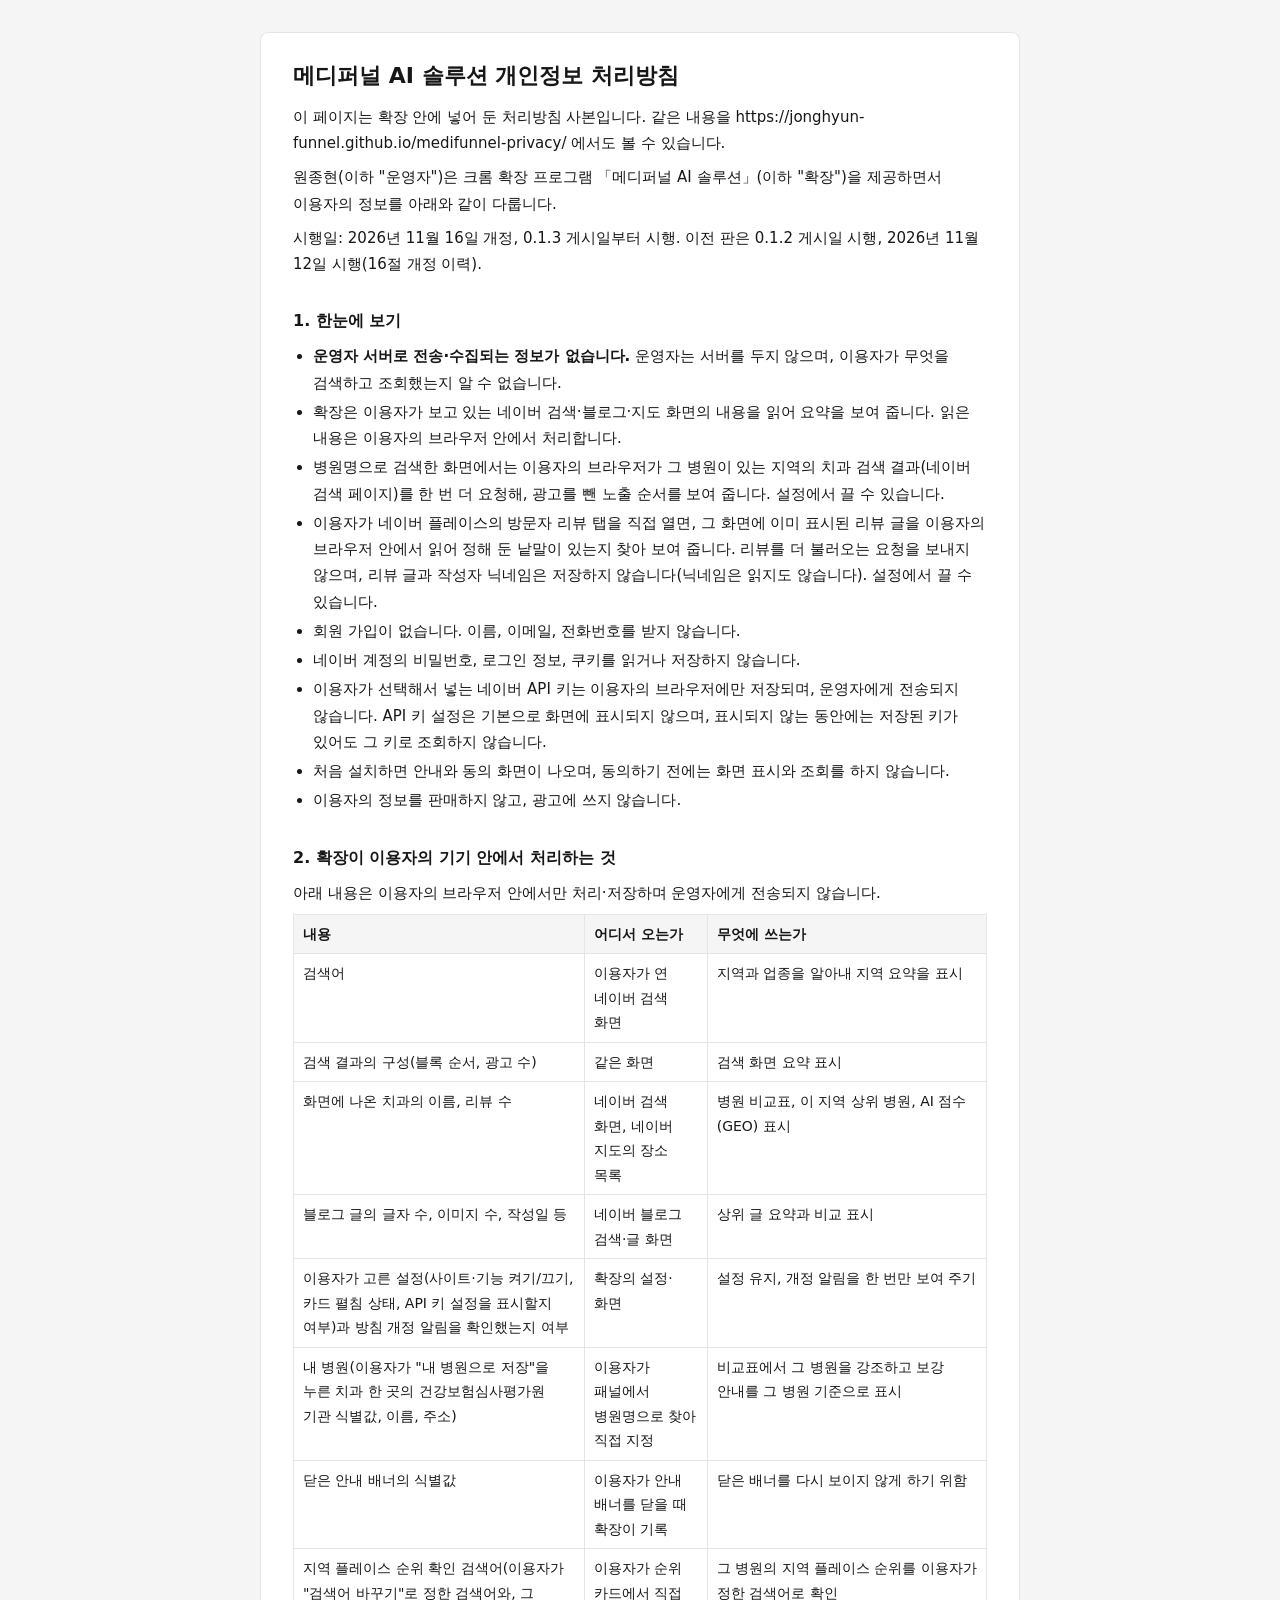
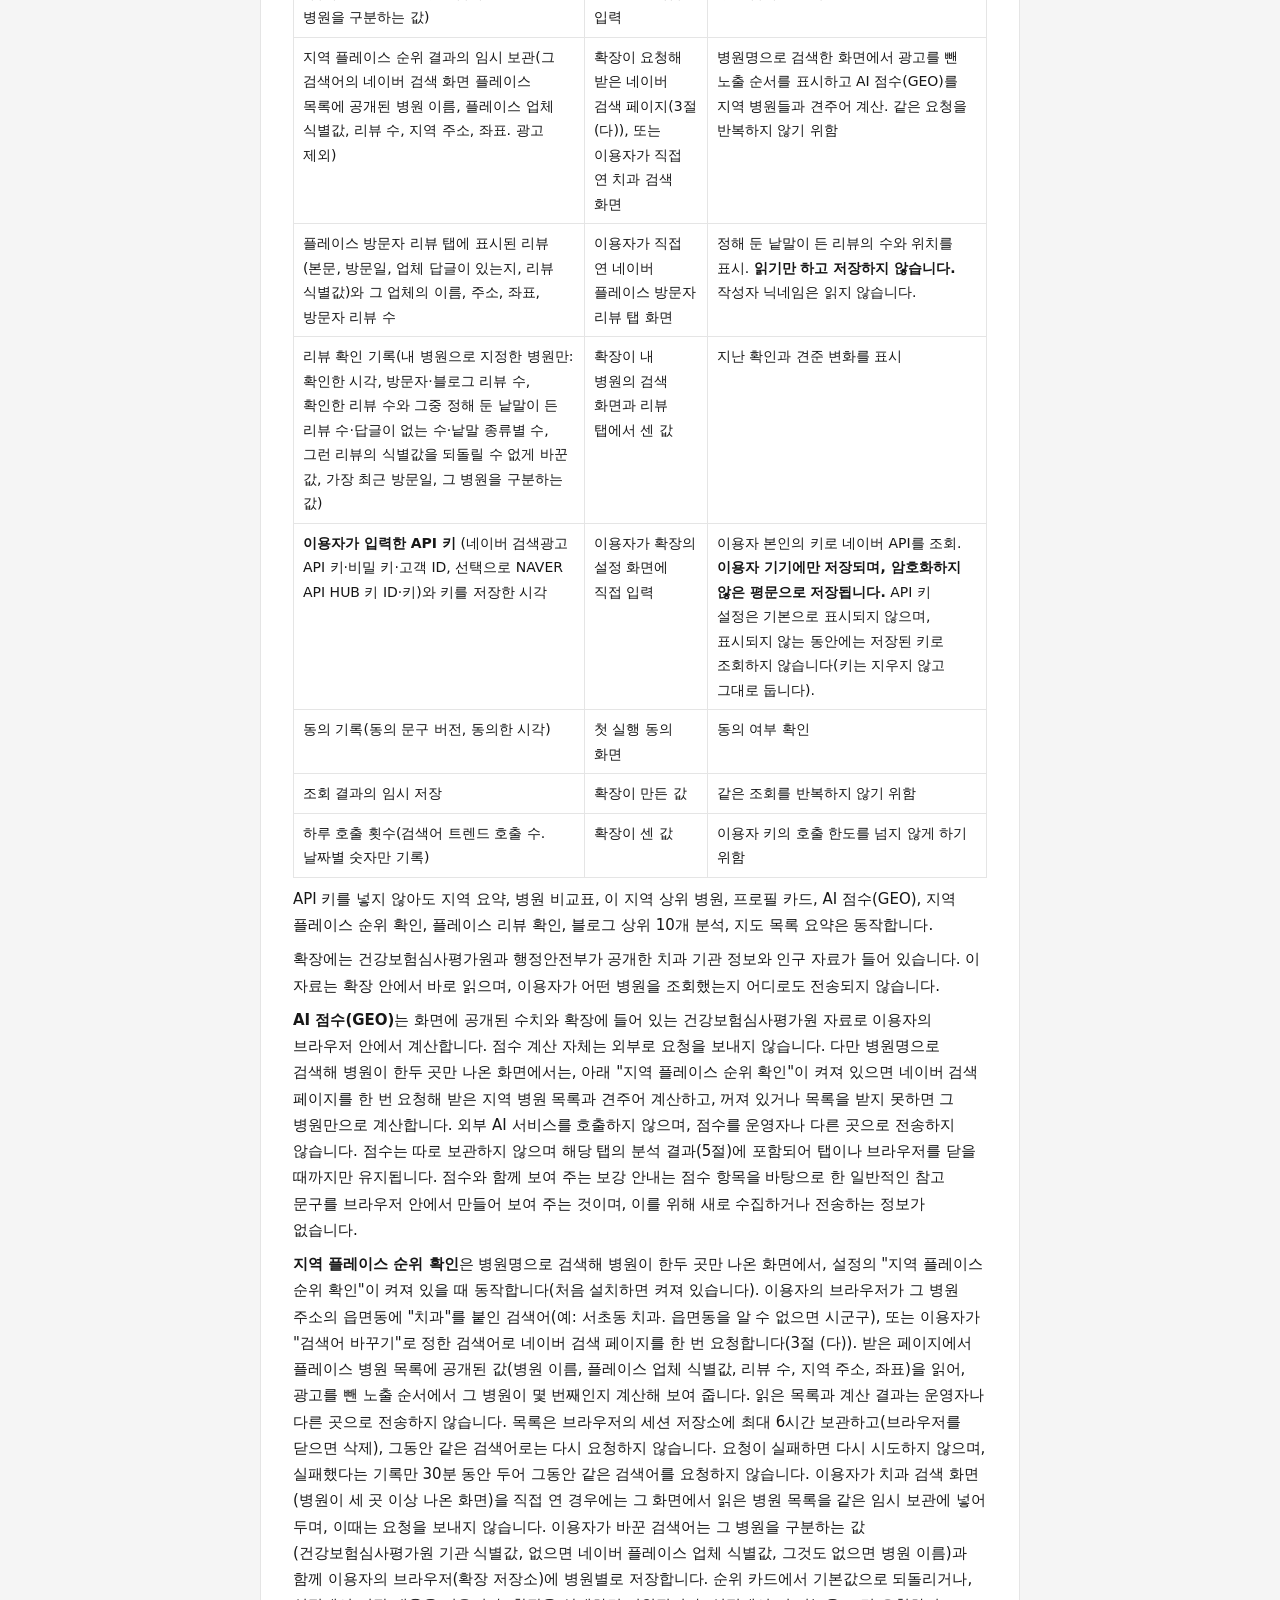
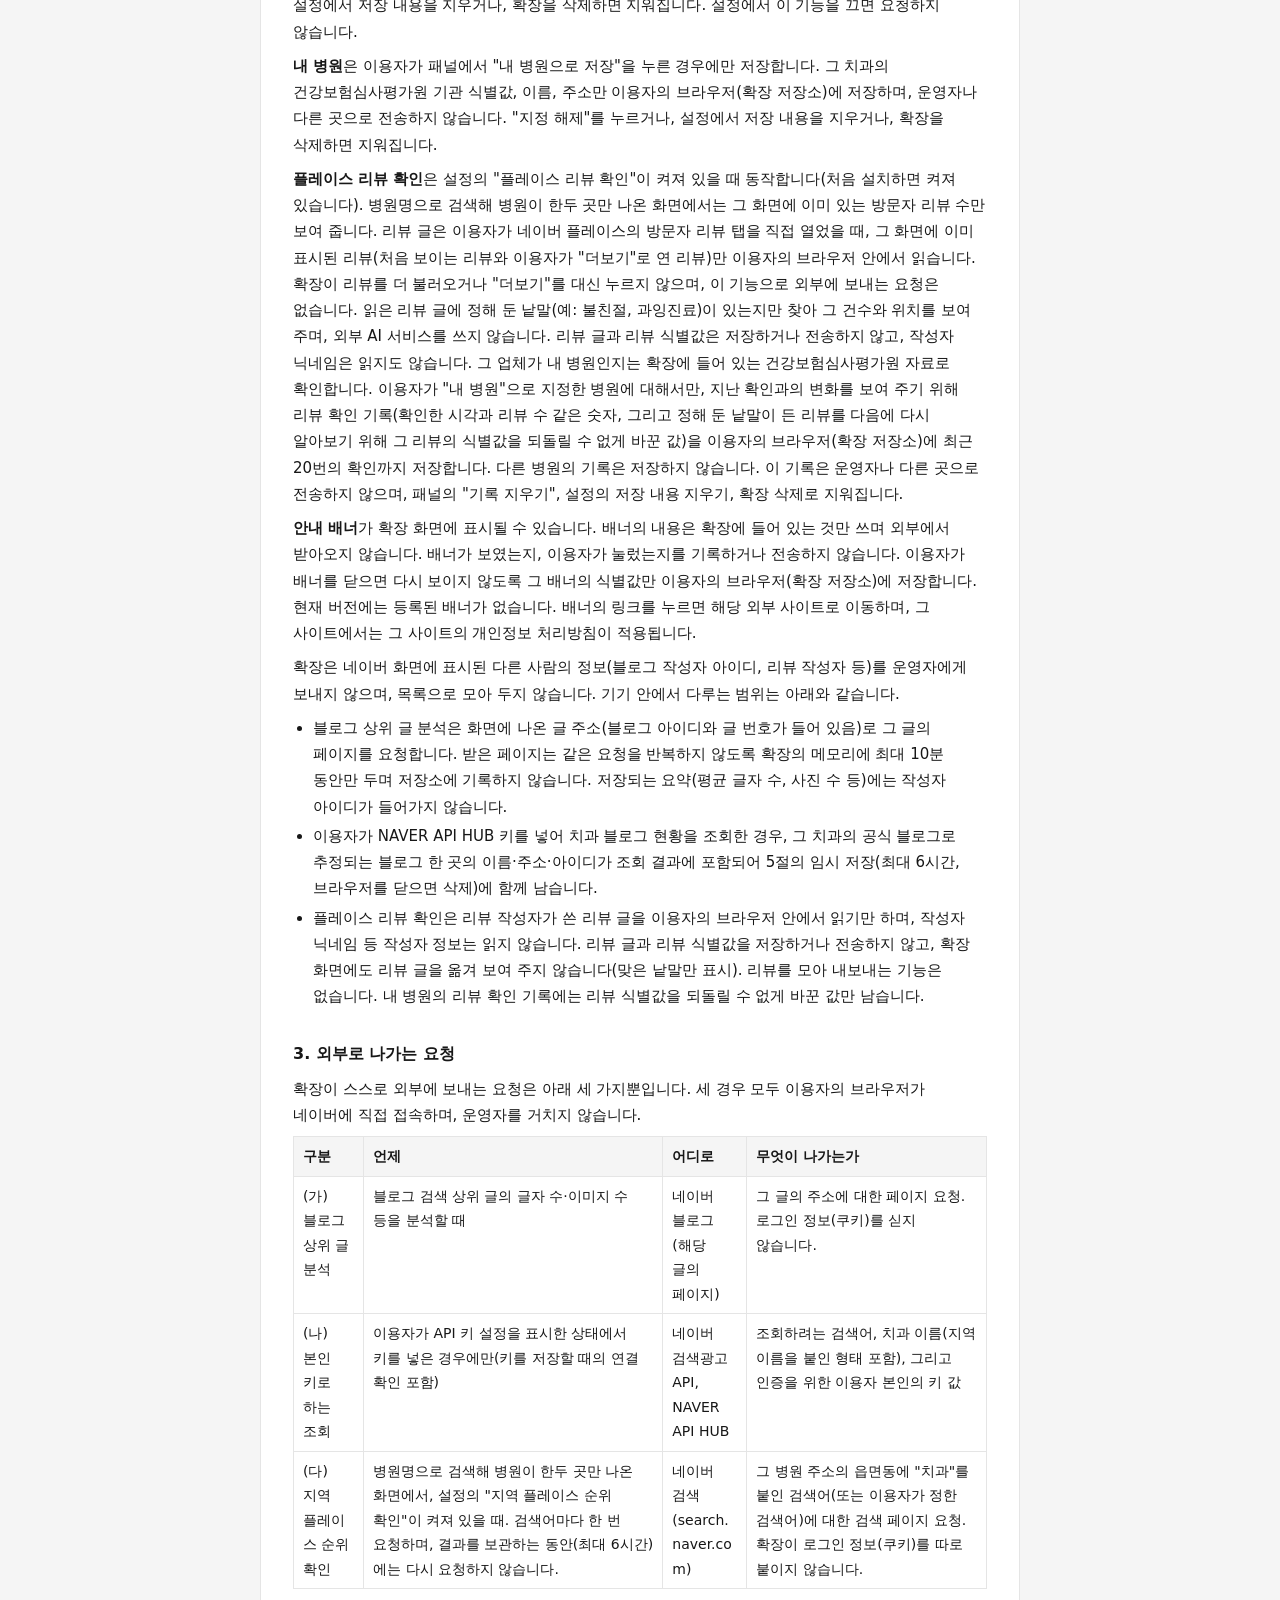
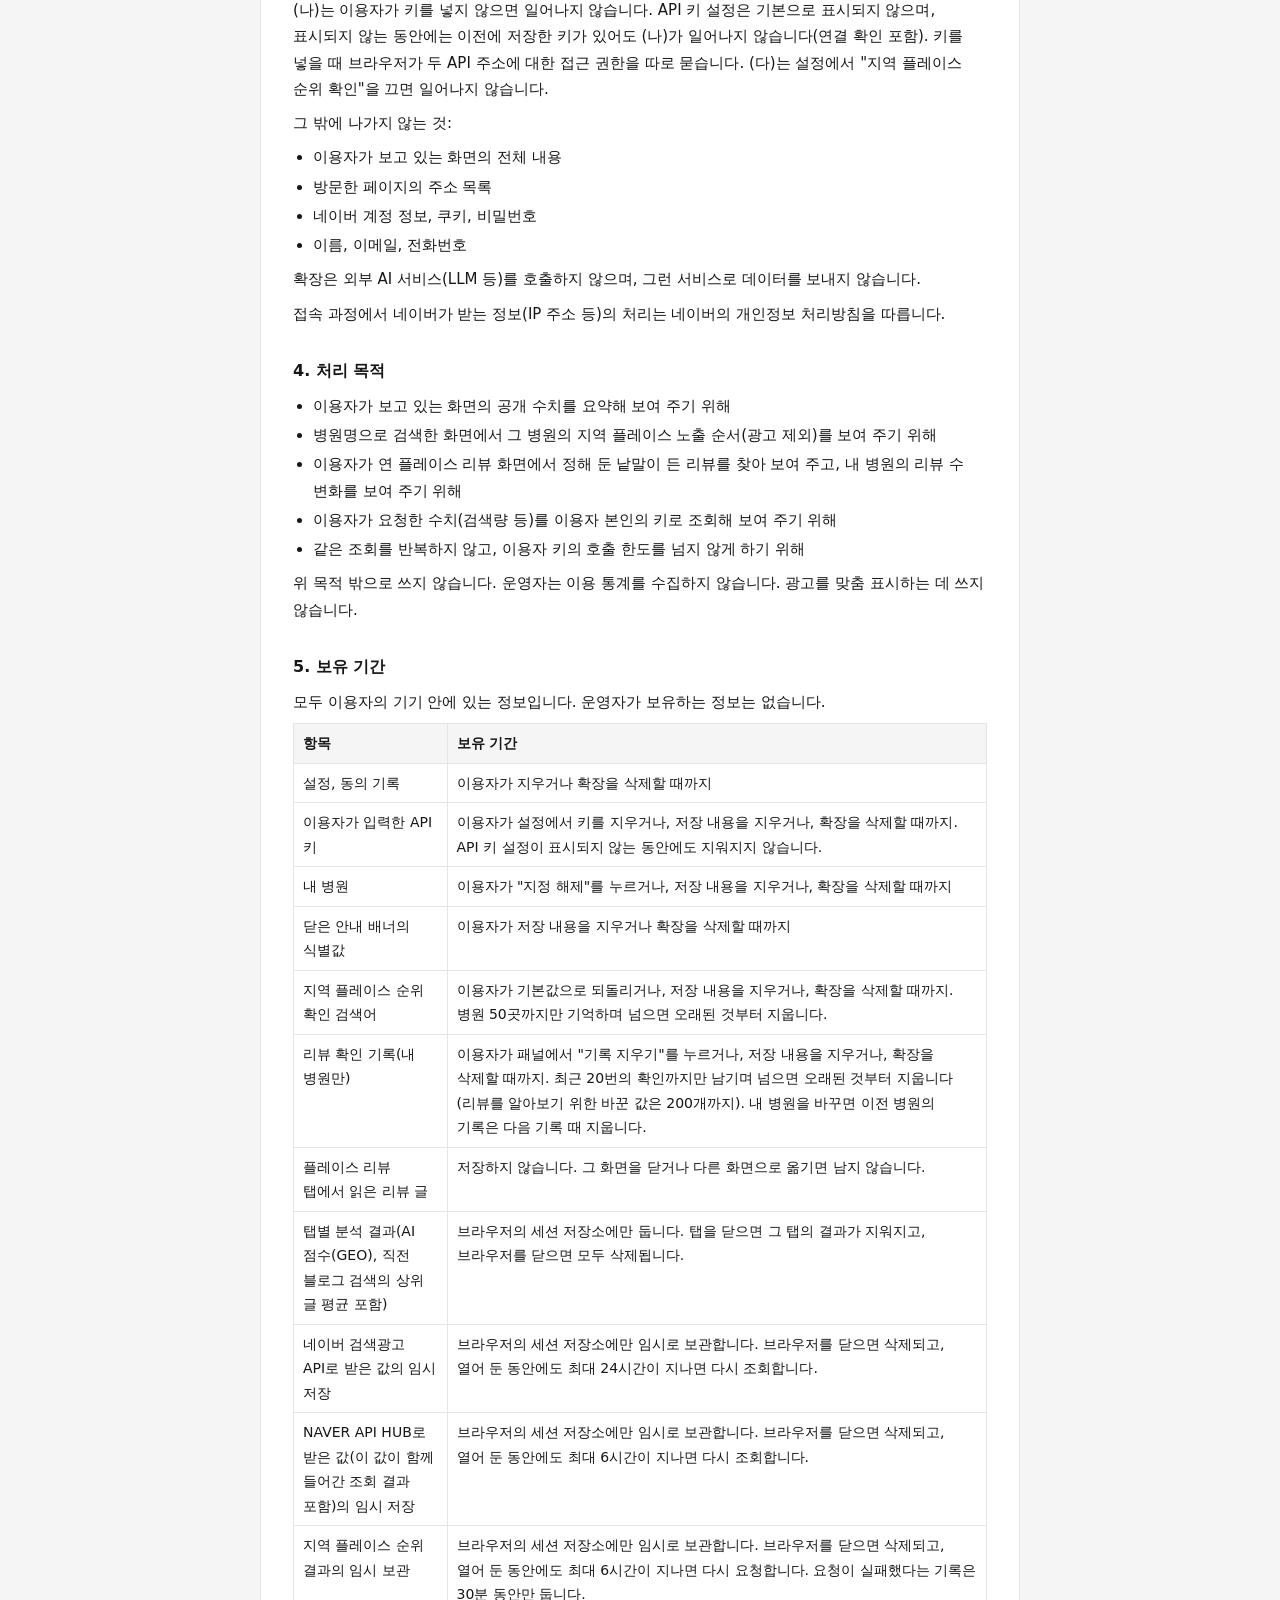
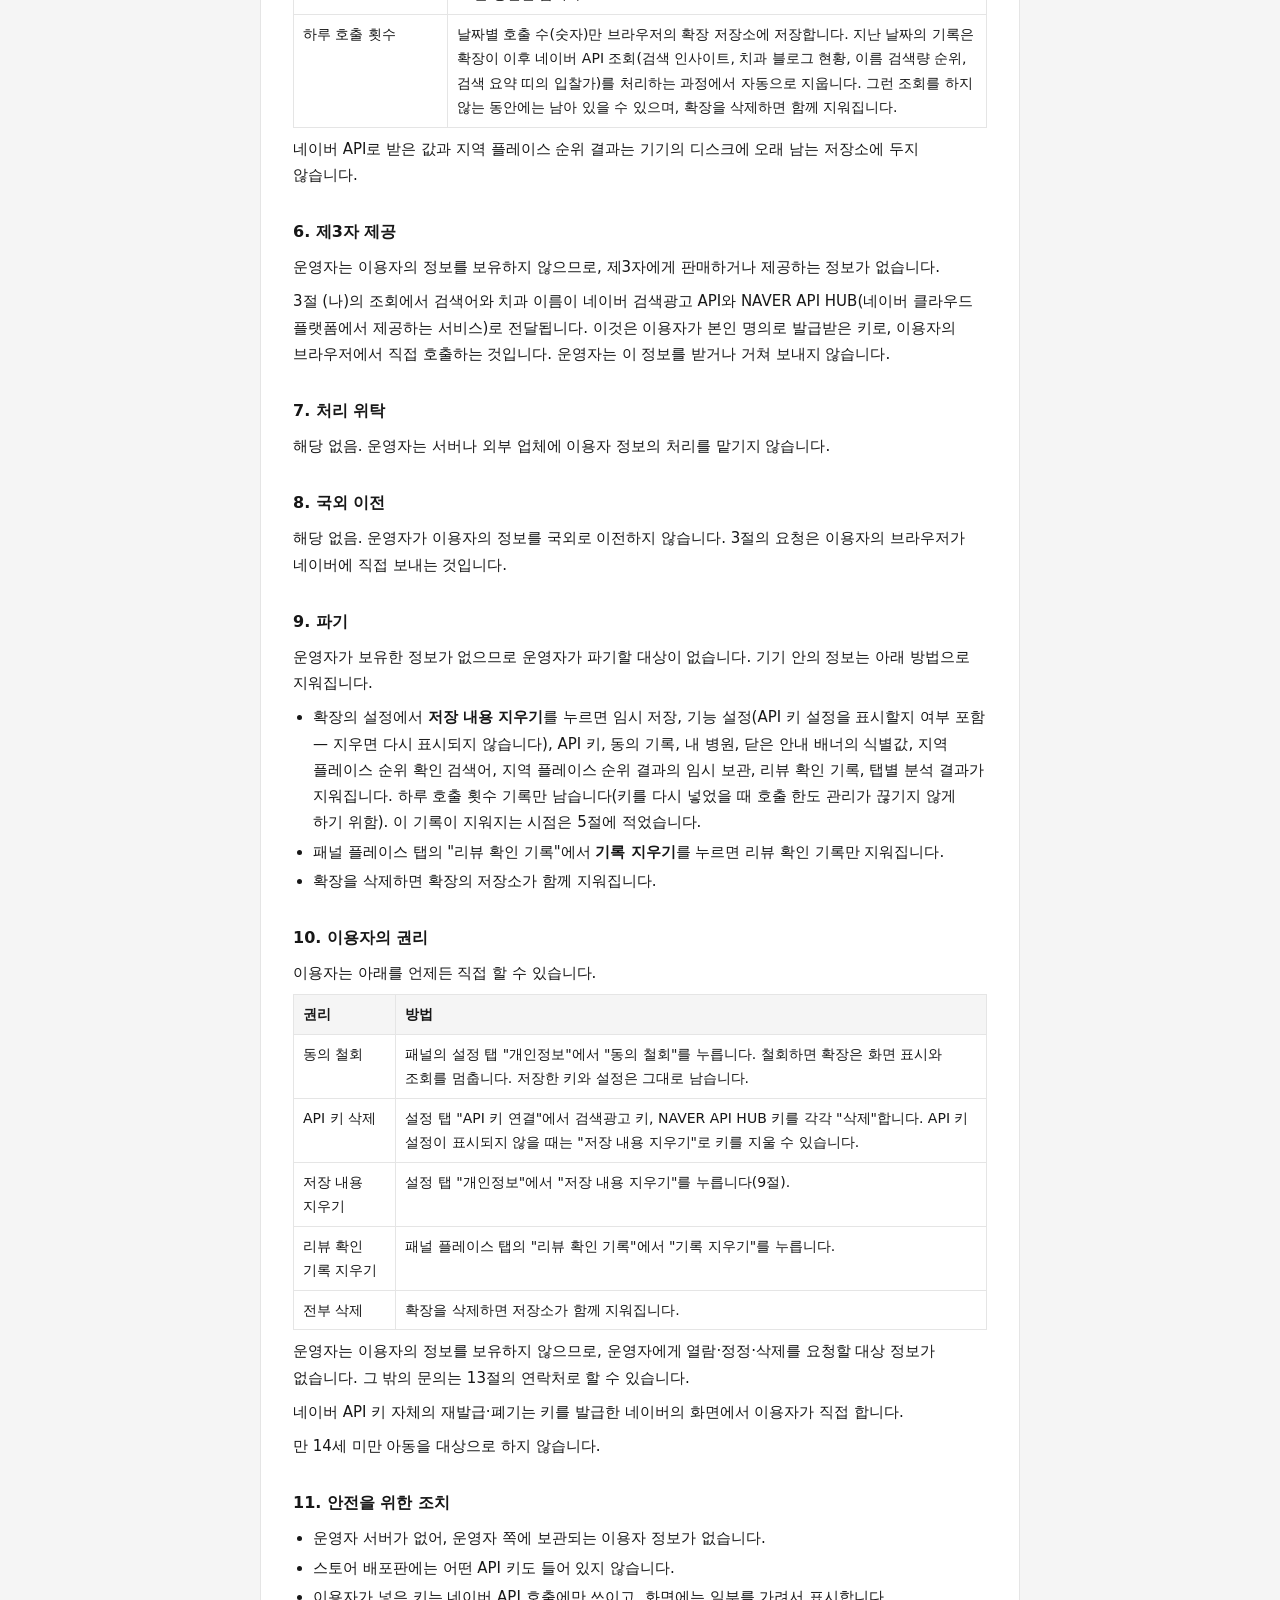
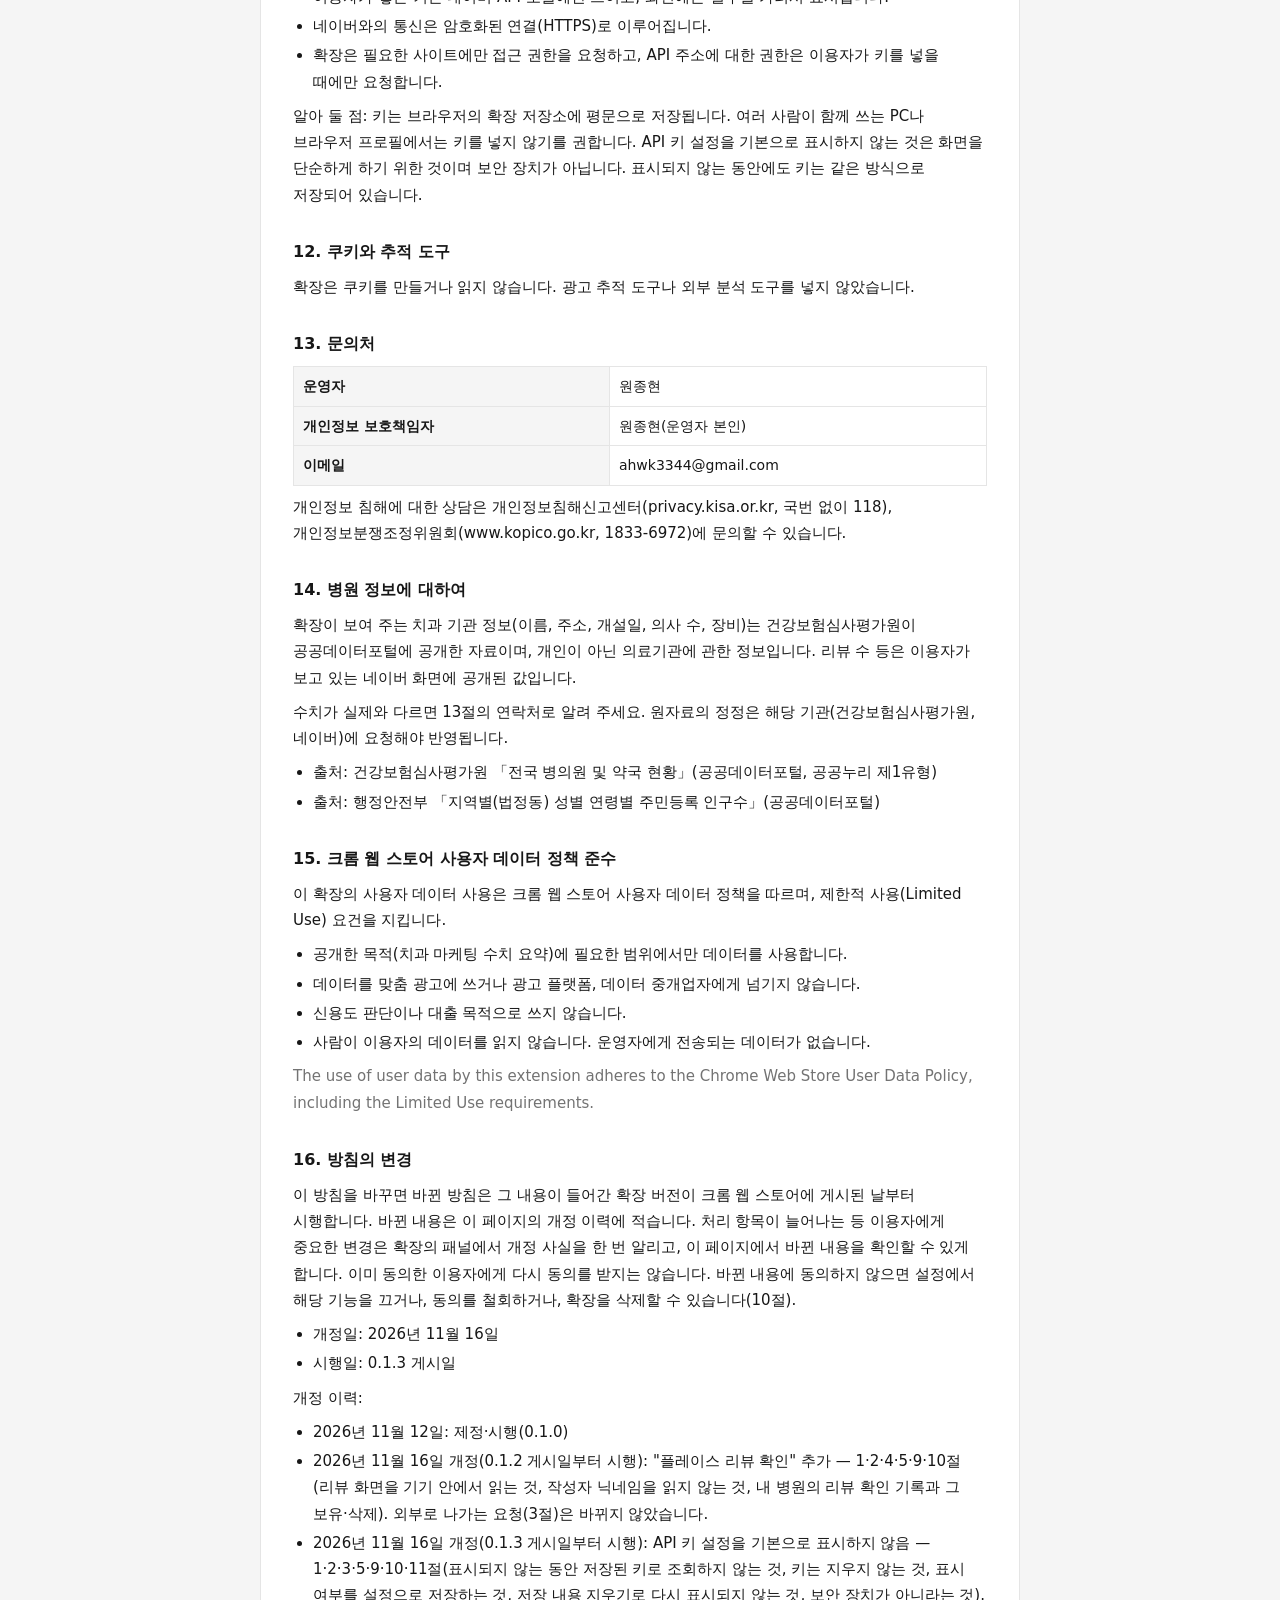
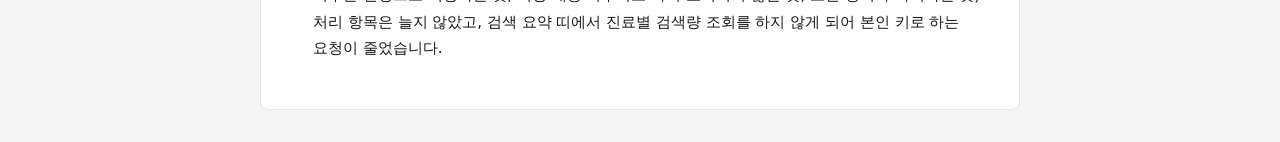
<file: index.html>
<!doctype html>
<html lang="ko">
  <head>
    <meta charset="UTF-8" />
    <meta name="viewport" content="width=device-width, initial-scale=1.0" />
    <title>메디퍼널 AI 솔루션 개인정보 처리방침</title>
    <style>
      :root { color-scheme: light; }
      * { box-sizing: border-box; }
      body {
        margin: 0;
        background: #f5f5f5;
        color: #171717;
        font-family: system-ui, -apple-system, 'Apple SD Gothic Neo', 'Malgun Gothic', sans-serif;
        font-size: 15px;
        line-height: 1.75;
        word-break: keep-all;
        overflow-wrap: anywhere;
      }
      main {
        max-width: 760px;
        margin: 32px auto;
        padding: 28px 32px 40px;
        background: #fff;
        border: 1px solid #e5e5e5;
        border-radius: 8px;
      }
      h1 { margin: 0 0 12px; font-size: 22px; line-height: 1.4; }
      h2 { margin: 30px 0 8px; font-size: 16px; }
      p { margin: 8px 0; }
      ul { margin: 8px 0; padding-left: 20px; }
      li { margin: 3px 0; }
      .table-wrap { margin: 10px 0; overflow-x: auto; }
      table { width: 100%; border-collapse: collapse; font-size: 14px; }
      th, td { padding: 7px 9px; border: 1px solid #e5e5e5; text-align: left; vertical-align: top; }
      th { background: #f5f5f5; font-weight: 600; }
      .muted { color: #737373; }
      @media (max-width: 600px) {
        body { background: #fff; }
        main { margin: 0; padding: 20px 16px 32px; border: 0; border-radius: 0; }
        table { font-size: 13px; }
        th, td { padding: 6px; }
      }
    </style>
  </head>
  <body>
    <main>
      <h1>메디퍼널 AI 솔루션 개인정보 처리방침</h1>
      <p class="notice">
        이 페이지는 확장 안에 넣어 둔 처리방침 사본입니다. 같은 내용을 https://jonghyun-funnel.github.io/medifunnel-privacy/ 에서도 볼 수 있습니다.
      </p>

      <p>
        원종현(이하 "운영자")은 크롬 확장 프로그램 「메디퍼널 AI 솔루션」(이하 "확장")을 제공하면서 이용자의 정보를 아래와 같이 다룹니다.
      </p>
      <p>시행일: 2026년 11월 16일 개정, 0.1.3 게시일부터 시행. 이전 판은 0.1.2 게시일 시행, 2026년 11월 12일 시행(16절 개정 이력).</p>

      <h2>1. 한눈에 보기</h2>
      <ul>
        <li><strong>운영자 서버로 전송·수집되는 정보가 없습니다.</strong> 운영자는 서버를 두지 않으며, 이용자가 무엇을 검색하고 조회했는지 알 수 없습니다.</li>
        <li>확장은 이용자가 보고 있는 네이버 검색·블로그·지도 화면의 내용을 읽어 요약을 보여 줍니다. 읽은 내용은 이용자의 브라우저 안에서 처리합니다.</li>
        <li>병원명으로 검색한 화면에서는 이용자의 브라우저가 그 병원이 있는 지역의 치과 검색 결과(네이버 검색 페이지)를 한 번 더 요청해, 광고를 뺀 노출 순서를 보여 줍니다. 설정에서 끌 수 있습니다.</li>
        <li>이용자가 네이버 플레이스의 방문자 리뷰 탭을 직접 열면, 그 화면에 이미 표시된 리뷰 글을 이용자의 브라우저 안에서 읽어 정해 둔 낱말이 있는지 찾아 보여 줍니다. 리뷰를 더 불러오는 요청을 보내지 않으며, 리뷰 글과 작성자 닉네임은 저장하지 않습니다(닉네임은 읽지도 않습니다). 설정에서 끌 수 있습니다.</li>
        <li>회원 가입이 없습니다. 이름, 이메일, 전화번호를 받지 않습니다.</li>
        <li>네이버 계정의 비밀번호, 로그인 정보, 쿠키를 읽거나 저장하지 않습니다.</li>
        <li>이용자가 선택해서 넣는 네이버 API 키는 이용자의 브라우저에만 저장되며, 운영자에게 전송되지 않습니다. API 키 설정은 기본으로 화면에 표시되지 않으며, 표시되지 않는 동안에는 저장된 키가 있어도 그 키로 조회하지 않습니다.</li>
        <li>처음 설치하면 안내와 동의 화면이 나오며, 동의하기 전에는 화면 표시와 조회를 하지 않습니다.</li>
        <li>이용자의 정보를 판매하지 않고, 광고에 쓰지 않습니다.</li>
      </ul>

      <h2>2. 확장이 이용자의 기기 안에서 처리하는 것</h2>
      <p>아래 내용은 이용자의 브라우저 안에서만 처리·저장하며 운영자에게 전송되지 않습니다.</p>
      <table>
        <thead>
          <tr>
            <th>내용</th>
            <th>어디서 오는가</th>
            <th>무엇에 쓰는가</th>
          </tr>
        </thead>
        <tbody>
          <tr>
            <td>검색어</td>
            <td>이용자가 연 네이버 검색 화면</td>
            <td>지역과 업종을 알아내 지역 요약을 표시</td>
          </tr>
          <tr>
            <td>검색 결과의 구성(블록 순서, 광고 수)</td>
            <td>같은 화면</td>
            <td>검색 화면 요약 표시</td>
          </tr>
          <tr>
            <td>화면에 나온 치과의 이름, 리뷰 수</td>
            <td>네이버 검색 화면, 네이버 지도의 장소 목록</td>
            <td>병원 비교표, 이 지역 상위 병원, AI 점수(GEO) 표시</td>
          </tr>
          <tr>
            <td>블로그 글의 글자 수, 이미지 수, 작성일 등</td>
            <td>네이버 블로그 검색·글 화면</td>
            <td>상위 글 요약과 비교 표시</td>
          </tr>
          <tr>
            <td>이용자가 고른 설정(사이트·기능 켜기/끄기, 카드 펼침 상태, API 키 설정을 표시할지 여부)과 방침 개정 알림을 확인했는지 여부</td>
            <td>확장의 설정·화면</td>
            <td>설정 유지, 개정 알림을 한 번만 보여 주기</td>
          </tr>
          <tr>
            <td>내 병원(이용자가 "내 병원으로 저장"을 누른 치과 한 곳의 건강보험심사평가원 기관 식별값, 이름, 주소)</td>
            <td>이용자가 패널에서 병원명으로 찾아 직접 지정</td>
            <td>비교표에서 그 병원을 강조하고 보강 안내를 그 병원 기준으로 표시</td>
          </tr>
          <tr>
            <td>닫은 안내 배너의 식별값</td>
            <td>이용자가 안내 배너를 닫을 때 확장이 기록</td>
            <td>닫은 배너를 다시 보이지 않게 하기 위함</td>
          </tr>
          <tr>
            <td>지역 플레이스 순위 확인 검색어(이용자가 "검색어 바꾸기"로 정한 검색어와, 그 병원을 구분하는 값)</td>
            <td>이용자가 순위 카드에서 직접 입력</td>
            <td>그 병원의 지역 플레이스 순위를 이용자가 정한 검색어로 확인</td>
          </tr>
          <tr>
            <td>지역 플레이스 순위 결과의 임시 보관(그 검색어의 네이버 검색 화면 플레이스 목록에 공개된 병원 이름, 플레이스 업체 식별값, 리뷰 수, 지역 주소, 좌표. 광고 제외)</td>
            <td>확장이 요청해 받은 네이버 검색 페이지(3절 (다)), 또는 이용자가 직접 연 치과 검색 화면</td>
            <td>병원명으로 검색한 화면에서 광고를 뺀 노출 순서를 표시하고 AI 점수(GEO)를 지역 병원들과 견주어 계산. 같은 요청을 반복하지 않기 위함</td>
          </tr>
          <tr>
            <td>플레이스 방문자 리뷰 탭에 표시된 리뷰(본문, 방문일, 업체 답글이 있는지, 리뷰 식별값)와 그 업체의 이름, 주소, 좌표, 방문자 리뷰 수</td>
            <td>이용자가 직접 연 네이버 플레이스 방문자 리뷰 탭 화면</td>
            <td>정해 둔 낱말이 든 리뷰의 수와 위치를 표시. <strong>읽기만 하고 저장하지 않습니다.</strong> 작성자 닉네임은 읽지 않습니다.</td>
          </tr>
          <tr>
            <td>리뷰 확인 기록(내 병원으로 지정한 병원만: 확인한 시각, 방문자·블로그 리뷰 수, 확인한 리뷰 수와 그중 정해 둔 낱말이 든 리뷰 수·답글이 없는 수·낱말 종류별 수, 그런 리뷰의 식별값을 되돌릴 수 없게 바꾼 값, 가장 최근 방문일, 그 병원을 구분하는 값)</td>
            <td>확장이 내 병원의 검색 화면과 리뷰 탭에서 센 값</td>
            <td>지난 확인과 견준 변화를 표시</td>
          </tr>
          <tr>
            <td><strong>이용자가 입력한 API 키</strong> (네이버 검색광고 API 키·비밀 키·고객 ID, 선택으로 NAVER API HUB 키 ID·키)와 키를 저장한 시각</td>
            <td>이용자가 확장의 설정 화면에 직접 입력</td>
            <td>
              이용자 본인의 키로 네이버 API를 조회. <strong>이용자 기기에만 저장되며, 암호화하지 않은 평문으로 저장됩니다.</strong> API 키 설정은 기본으로
              표시되지 않으며, 표시되지 않는 동안에는 저장된 키로 조회하지 않습니다(키는 지우지 않고 그대로 둡니다).
            </td>
          </tr>
          <tr>
            <td>동의 기록(동의 문구 버전, 동의한 시각)</td>
            <td>첫 실행 동의 화면</td>
            <td>동의 여부 확인</td>
          </tr>
          <tr>
            <td>조회 결과의 임시 저장</td>
            <td>확장이 만든 값</td>
            <td>같은 조회를 반복하지 않기 위함</td>
          </tr>
          <tr>
            <td>하루 호출 횟수(검색어 트렌드 호출 수. 날짜별 숫자만 기록)</td>
            <td>확장이 센 값</td>
            <td>이용자 키의 호출 한도를 넘지 않게 하기 위함</td>
          </tr>
        </tbody>
      </table>
      <p>API 키를 넣지 않아도 지역 요약, 병원 비교표, 이 지역 상위 병원, 프로필 카드, AI 점수(GEO), 지역 플레이스 순위 확인, 플레이스 리뷰 확인, 블로그 상위 10개 분석, 지도 목록 요약은 동작합니다.</p>
      <p>
        확장에는 건강보험심사평가원과 행정안전부가 공개한 치과 기관 정보와 인구 자료가 들어 있습니다. 이 자료는 확장 안에서 바로 읽으며, 이용자가 어떤
        병원을 조회했는지 어디로도 전송되지 않습니다.
      </p>
      <p><strong>AI 점수(GEO)</strong>는 화면에 공개된 수치와 확장에 들어 있는 건강보험심사평가원 자료로 이용자의 브라우저 안에서 계산합니다. 점수 계산 자체는 외부로 요청을 보내지 않습니다. 다만 병원명으로 검색해 병원이 한두 곳만 나온 화면에서는, 아래 "지역 플레이스 순위 확인"이 켜져 있으면 네이버 검색 페이지를 한 번 요청해 받은 지역 병원 목록과 견주어 계산하고, 꺼져 있거나 목록을 받지 못하면 그 병원만으로 계산합니다. 외부 AI 서비스를 호출하지 않으며, 점수를 운영자나 다른 곳으로 전송하지 않습니다. 점수는 따로 보관하지 않으며 해당 탭의 분석 결과(5절)에 포함되어 탭이나 브라우저를 닫을 때까지만 유지됩니다. 점수와 함께 보여 주는 보강 안내는 점수 항목을 바탕으로 한 일반적인 참고 문구를 브라우저 안에서 만들어 보여 주는 것이며, 이를 위해 새로 수집하거나 전송하는 정보가 없습니다.</p>
      <p><strong>지역 플레이스 순위 확인</strong>은 병원명으로 검색해 병원이 한두 곳만 나온 화면에서, 설정의 "지역 플레이스 순위 확인"이 켜져 있을 때 동작합니다(처음 설치하면 켜져 있습니다). 이용자의 브라우저가 그 병원 주소의 읍면동에 "치과"를 붙인 검색어(예: 서초동 치과. 읍면동을 알 수 없으면 시군구), 또는 이용자가 "검색어 바꾸기"로 정한 검색어로 네이버 검색 페이지를 한 번 요청합니다(3절 (다)). 받은 페이지에서 플레이스 병원 목록에 공개된 값(병원 이름, 플레이스 업체 식별값, 리뷰 수, 지역 주소, 좌표)을 읽어, 광고를 뺀 노출 순서에서 그 병원이 몇 번째인지 계산해 보여 줍니다. 읽은 목록과 계산 결과는 운영자나 다른 곳으로 전송하지 않습니다. 목록은 브라우저의 세션 저장소에 최대 6시간 보관하고(브라우저를 닫으면 삭제), 그동안 같은 검색어로는 다시 요청하지 않습니다. 요청이 실패하면 다시 시도하지 않으며, 실패했다는 기록만 30분 동안 두어 그동안 같은 검색어를 요청하지 않습니다. 이용자가 치과 검색 화면(병원이 세 곳 이상 나온 화면)을 직접 연 경우에는 그 화면에서 읽은 병원 목록을 같은 임시 보관에 넣어 두며, 이때는 요청을 보내지 않습니다. 이용자가 바꾼 검색어는 그 병원을 구분하는 값(건강보험심사평가원 기관 식별값, 없으면 네이버 플레이스 업체 식별값, 그것도 없으면 병원 이름)과 함께 이용자의 브라우저(확장 저장소)에 병원별로 저장합니다. 순위 카드에서 기본값으로 되돌리거나, 설정에서 저장 내용을 지우거나, 확장을 삭제하면 지워집니다. 설정에서 이 기능을 끄면 요청하지 않습니다.</p>
      <p><strong>내 병원</strong>은 이용자가 패널에서 "내 병원으로 저장"을 누른 경우에만 저장합니다. 그 치과의 건강보험심사평가원 기관 식별값, 이름, 주소만 이용자의 브라우저(확장 저장소)에 저장하며, 운영자나 다른 곳으로 전송하지 않습니다. "지정 해제"를 누르거나, 설정에서 저장 내용을 지우거나, 확장을 삭제하면 지워집니다.</p>
      <p><strong>플레이스 리뷰 확인</strong>은 설정의 "플레이스 리뷰 확인"이 켜져 있을 때 동작합니다(처음 설치하면 켜져 있습니다). 병원명으로 검색해 병원이 한두 곳만 나온 화면에서는 그 화면에 이미 있는 방문자 리뷰 수만 보여 줍니다. 리뷰 글은 이용자가 네이버 플레이스의 방문자 리뷰 탭을 직접 열었을 때, 그 화면에 이미 표시된 리뷰(처음 보이는 리뷰와 이용자가 "더보기"로 연 리뷰)만 이용자의 브라우저 안에서 읽습니다. 확장이 리뷰를 더 불러오거나 "더보기"를 대신 누르지 않으며, 이 기능으로 외부에 보내는 요청은 없습니다. 읽은 리뷰 글에 정해 둔 낱말(예: 불친절, 과잉진료)이 있는지만 찾아 그 건수와 위치를 보여 주며, 외부 AI 서비스를 쓰지 않습니다. 리뷰 글과 리뷰 식별값은 저장하거나 전송하지 않고, 작성자 닉네임은 읽지도 않습니다. 그 업체가 내 병원인지는 확장에 들어 있는 건강보험심사평가원 자료로 확인합니다. 이용자가 "내 병원"으로 지정한 병원에 대해서만, 지난 확인과의 변화를 보여 주기 위해 리뷰 확인 기록(확인한 시각과 리뷰 수 같은 숫자, 그리고 정해 둔 낱말이 든 리뷰를 다음에 다시 알아보기 위해 그 리뷰의 식별값을 되돌릴 수 없게 바꾼 값)을 이용자의 브라우저(확장 저장소)에 최근 20번의 확인까지 저장합니다. 다른 병원의 기록은 저장하지 않습니다. 이 기록은 운영자나 다른 곳으로 전송하지 않으며, 패널의 "기록 지우기", 설정의 저장 내용 지우기, 확장 삭제로 지워집니다.</p>
      <p><strong>안내 배너</strong>가 확장 화면에 표시될 수 있습니다. 배너의 내용은 확장에 들어 있는 것만 쓰며 외부에서 받아오지 않습니다. 배너가 보였는지, 이용자가 눌렀는지를 기록하거나 전송하지 않습니다. 이용자가 배너를 닫으면 다시 보이지 않도록 그 배너의 식별값만 이용자의 브라우저(확장 저장소)에 저장합니다. 현재 버전에는 등록된 배너가 없습니다. 배너의 링크를 누르면 해당 외부 사이트로 이동하며, 그 사이트에서는 그 사이트의 개인정보 처리방침이 적용됩니다.</p>
      <p>확장은 네이버 화면에 표시된 다른 사람의 정보(블로그 작성자 아이디, 리뷰 작성자 등)를 운영자에게 보내지 않으며, 목록으로 모아 두지 않습니다. 기기 안에서 다루는 범위는 아래와 같습니다.</p>
      <ul>
        <li>
          블로그 상위 글 분석은 화면에 나온 글 주소(블로그 아이디와 글 번호가 들어 있음)로 그 글의 페이지를 요청합니다. 받은 페이지는 같은 요청을 반복하지
          않도록 확장의 메모리에 최대 10분 동안만 두며 저장소에 기록하지 않습니다. 저장되는 요약(평균 글자 수, 사진 수 등)에는 작성자 아이디가 들어가지
          않습니다.
        </li>
        <li>
          이용자가 NAVER API HUB 키를 넣어 치과 블로그 현황을 조회한 경우, 그 치과의 공식 블로그로 추정되는 블로그 한 곳의 이름·주소·아이디가 조회 결과에
          포함되어 5절의 임시 저장(최대 6시간, 브라우저를 닫으면 삭제)에 함께 남습니다.
        </li>
        <li>
          플레이스 리뷰 확인은 리뷰 작성자가 쓴 리뷰 글을 이용자의 브라우저 안에서 읽기만 하며, 작성자 닉네임 등 작성자 정보는 읽지 않습니다. 리뷰 글과 리뷰
          식별값을 저장하거나 전송하지 않고, 확장 화면에도 리뷰 글을 옮겨 보여 주지 않습니다(맞은 낱말만 표시). 리뷰를 모아 내보내는 기능은 없습니다. 내 병원의
          리뷰 확인 기록에는 리뷰 식별값을 되돌릴 수 없게 바꾼 값만 남습니다.
        </li>
      </ul>

      <h2>3. 외부로 나가는 요청</h2>
      <p>확장이 스스로 외부에 보내는 요청은 아래 세 가지뿐입니다. 세 경우 모두 이용자의 브라우저가 네이버에 직접 접속하며, 운영자를 거치지 않습니다.</p>
      <table>
        <thead>
          <tr>
            <th>구분</th>
            <th>언제</th>
            <th>어디로</th>
            <th>무엇이 나가는가</th>
          </tr>
        </thead>
        <tbody>
          <tr>
            <td>(가) 블로그 상위 글 분석</td>
            <td>블로그 검색 상위 글의 글자 수·이미지 수 등을 분석할 때</td>
            <td>네이버 블로그(해당 글의 페이지)</td>
            <td>그 글의 주소에 대한 페이지 요청. 로그인 정보(쿠키)를 싣지 않습니다.</td>
          </tr>
          <tr>
            <td>(나) 본인 키로 하는 조회</td>
            <td>이용자가 API 키 설정을 표시한 상태에서 키를 넣은 경우에만(키를 저장할 때의 연결 확인 포함)</td>
            <td>네이버 검색광고 API, NAVER API HUB</td>
            <td>조회하려는 검색어, 치과 이름(지역 이름을 붙인 형태 포함), 그리고 인증을 위한 이용자 본인의 키 값</td>
          </tr>
          <tr>
            <td>(다) 지역 플레이스 순위 확인</td>
            <td>병원명으로 검색해 병원이 한두 곳만 나온 화면에서, 설정의 "지역 플레이스 순위 확인"이 켜져 있을 때. 검색어마다 한 번 요청하며, 결과를 보관하는 동안(최대 6시간)에는 다시 요청하지 않습니다.</td>
            <td>네이버 검색(search.naver.com)</td>
            <td>그 병원 주소의 읍면동에 "치과"를 붙인 검색어(또는 이용자가 정한 검색어)에 대한 검색 페이지 요청. 확장이 로그인 정보(쿠키)를 따로 붙이지 않습니다.</td>
          </tr>
        </tbody>
      </table>
      <p>(나)는 이용자가 키를 넣지 않으면 일어나지 않습니다. API 키 설정은 기본으로 표시되지 않으며, 표시되지 않는 동안에는 이전에 저장한 키가 있어도 (나)가 일어나지 않습니다(연결 확인 포함). 키를 넣을 때 브라우저가 두 API 주소에 대한 접근 권한을 따로 묻습니다. (다)는 설정에서 "지역 플레이스 순위 확인"을 끄면 일어나지 않습니다.</p>
      <p>그 밖에 나가지 않는 것:</p>
      <ul>
        <li>이용자가 보고 있는 화면의 전체 내용</li>
        <li>방문한 페이지의 주소 목록</li>
        <li>네이버 계정 정보, 쿠키, 비밀번호</li>
        <li>이름, 이메일, 전화번호</li>
      </ul>
      <p>확장은 외부 AI 서비스(LLM 등)를 호출하지 않으며, 그런 서비스로 데이터를 보내지 않습니다.</p>
      <p>접속 과정에서 네이버가 받는 정보(IP 주소 등)의 처리는 네이버의 개인정보 처리방침을 따릅니다.</p>

      <h2>4. 처리 목적</h2>
      <ul>
        <li>이용자가 보고 있는 화면의 공개 수치를 요약해 보여 주기 위해</li>
        <li>병원명으로 검색한 화면에서 그 병원의 지역 플레이스 노출 순서(광고 제외)를 보여 주기 위해</li>
        <li>이용자가 연 플레이스 리뷰 화면에서 정해 둔 낱말이 든 리뷰를 찾아 보여 주고, 내 병원의 리뷰 수 변화를 보여 주기 위해</li>
        <li>이용자가 요청한 수치(검색량 등)를 이용자 본인의 키로 조회해 보여 주기 위해</li>
        <li>같은 조회를 반복하지 않고, 이용자 키의 호출 한도를 넘지 않게 하기 위해</li>
      </ul>
      <p>위 목적 밖으로 쓰지 않습니다. 운영자는 이용 통계를 수집하지 않습니다. 광고를 맞춤 표시하는 데 쓰지 않습니다.</p>

      <h2>5. 보유 기간</h2>
      <p>모두 이용자의 기기 안에 있는 정보입니다. 운영자가 보유하는 정보는 없습니다.</p>
      <table>
        <thead>
          <tr>
            <th>항목</th>
            <th>보유 기간</th>
          </tr>
        </thead>
        <tbody>
          <tr>
            <td>설정, 동의 기록</td>
            <td>이용자가 지우거나 확장을 삭제할 때까지</td>
          </tr>
          <tr>
            <td>이용자가 입력한 API 키</td>
            <td>이용자가 설정에서 키를 지우거나, 저장 내용을 지우거나, 확장을 삭제할 때까지. API 키 설정이 표시되지 않는 동안에도 지워지지 않습니다.</td>
          </tr>
          <tr>
            <td>내 병원</td>
            <td>이용자가 "지정 해제"를 누르거나, 저장 내용을 지우거나, 확장을 삭제할 때까지</td>
          </tr>
          <tr>
            <td>닫은 안내 배너의 식별값</td>
            <td>이용자가 저장 내용을 지우거나 확장을 삭제할 때까지</td>
          </tr>
          <tr>
            <td>지역 플레이스 순위 확인 검색어</td>
            <td>이용자가 기본값으로 되돌리거나, 저장 내용을 지우거나, 확장을 삭제할 때까지. 병원 50곳까지만 기억하며 넘으면 오래된 것부터 지웁니다.</td>
          </tr>
          <tr>
            <td>리뷰 확인 기록(내 병원만)</td>
            <td>이용자가 패널에서 "기록 지우기"를 누르거나, 저장 내용을 지우거나, 확장을 삭제할 때까지. 최근 20번의 확인까지만 남기며 넘으면 오래된 것부터 지웁니다(리뷰를 알아보기 위한 바꾼 값은 200개까지). 내 병원을 바꾸면 이전 병원의 기록은 다음 기록 때 지웁니다.</td>
          </tr>
          <tr>
            <td>플레이스 리뷰 탭에서 읽은 리뷰 글</td>
            <td>저장하지 않습니다. 그 화면을 닫거나 다른 화면으로 옮기면 남지 않습니다.</td>
          </tr>
          <tr>
            <td>탭별 분석 결과(AI 점수(GEO), 직전 블로그 검색의 상위 글 평균 포함)</td>
            <td>브라우저의 세션 저장소에만 둡니다. 탭을 닫으면 그 탭의 결과가 지워지고, 브라우저를 닫으면 모두 삭제됩니다.</td>
          </tr>
          <tr>
            <td>네이버 검색광고 API로 받은 값의 임시 저장</td>
            <td>브라우저의 세션 저장소에만 임시로 보관합니다. 브라우저를 닫으면 삭제되고, 열어 둔 동안에도 최대 24시간이 지나면 다시 조회합니다.</td>
          </tr>
          <tr>
            <td>NAVER API HUB로 받은 값(이 값이 함께 들어간 조회 결과 포함)의 임시 저장</td>
            <td>브라우저의 세션 저장소에만 임시로 보관합니다. 브라우저를 닫으면 삭제되고, 열어 둔 동안에도 최대 6시간이 지나면 다시 조회합니다.</td>
          </tr>
          <tr>
            <td>지역 플레이스 순위 결과의 임시 보관</td>
            <td>브라우저의 세션 저장소에만 임시로 보관합니다. 브라우저를 닫으면 삭제되고, 열어 둔 동안에도 최대 6시간이 지나면 다시 요청합니다. 요청이 실패했다는 기록은 30분 동안만 둡니다.</td>
          </tr>
          <tr>
            <td>하루 호출 횟수</td>
            <td>
              날짜별 호출 수(숫자)만 브라우저의 확장 저장소에 저장합니다. 지난 날짜의 기록은 확장이 이후 네이버 API 조회(검색 인사이트, 치과 블로그 현황,
              이름 검색량 순위, 검색 요약 띠의 입찰가)를 처리하는 과정에서 자동으로 지웁니다. 그런 조회를 하지 않는 동안에는 남아 있을 수 있으며, 확장을 삭제하면
              함께 지워집니다.
            </td>
          </tr>
        </tbody>
      </table>
      <p>네이버 API로 받은 값과 지역 플레이스 순위 결과는 기기의 디스크에 오래 남는 저장소에 두지 않습니다.</p>

      <h2>6. 제3자 제공</h2>
      <p>운영자는 이용자의 정보를 보유하지 않으므로, 제3자에게 판매하거나 제공하는 정보가 없습니다.</p>
      <p>
        3절 (나)의 조회에서 검색어와 치과 이름이 네이버 검색광고 API와 NAVER API HUB(네이버 클라우드 플랫폼에서 제공하는 서비스)로 전달됩니다. 이것은
        이용자가 본인 명의로 발급받은 키로, 이용자의 브라우저에서 직접 호출하는 것입니다. 운영자는 이 정보를 받거나 거쳐 보내지 않습니다.
      </p>

      <h2>7. 처리 위탁</h2>
      <p>해당 없음. 운영자는 서버나 외부 업체에 이용자 정보의 처리를 맡기지 않습니다.</p>

      <h2>8. 국외 이전</h2>
      <p>해당 없음. 운영자가 이용자의 정보를 국외로 이전하지 않습니다. 3절의 요청은 이용자의 브라우저가 네이버에 직접 보내는 것입니다.</p>

      <h2>9. 파기</h2>
      <p>운영자가 보유한 정보가 없으므로 운영자가 파기할 대상이 없습니다. 기기 안의 정보는 아래 방법으로 지워집니다.</p>
      <ul>
        <li>
          확장의 설정에서 <strong>저장 내용 지우기</strong>를 누르면 임시 저장, 기능 설정(API 키 설정을 표시할지 여부 포함 — 지우면 다시 표시되지 않습니다), API 키, 동의 기록, 내 병원, 닫은 안내 배너의 식별값, 지역 플레이스 순위 확인 검색어, 지역 플레이스 순위 결과의 임시 보관, 리뷰 확인 기록, 탭별 분석 결과가 지워집니다. 하루 호출 횟수
          기록만 남습니다(키를 다시 넣었을 때 호출 한도 관리가 끊기지 않게 하기 위함). 이 기록이 지워지는 시점은 5절에 적었습니다.
        </li>
        <li>패널 플레이스 탭의 "리뷰 확인 기록"에서 <strong>기록 지우기</strong>를 누르면 리뷰 확인 기록만 지워집니다.</li>
        <li>확장을 삭제하면 확장의 저장소가 함께 지워집니다.</li>
      </ul>

      <h2>10. 이용자의 권리</h2>
      <p>이용자는 아래를 언제든 직접 할 수 있습니다.</p>
      <table>
        <thead>
          <tr>
            <th>권리</th>
            <th>방법</th>
          </tr>
        </thead>
        <tbody>
          <tr>
            <td>동의 철회</td>
            <td>패널의 설정 탭 "개인정보"에서 "동의 철회"를 누릅니다. 철회하면 확장은 화면 표시와 조회를 멈춥니다. 저장한 키와 설정은 그대로 남습니다.</td>
          </tr>
          <tr>
            <td>API 키 삭제</td>
            <td>설정 탭 "API 키 연결"에서 검색광고 키, NAVER API HUB 키를 각각 "삭제"합니다. API 키 설정이 표시되지 않을 때는 "저장 내용 지우기"로 키를 지울 수 있습니다.</td>
          </tr>
          <tr>
            <td>저장 내용 지우기</td>
            <td>설정 탭 "개인정보"에서 "저장 내용 지우기"를 누릅니다(9절).</td>
          </tr>
          <tr>
            <td>리뷰 확인 기록 지우기</td>
            <td>패널 플레이스 탭의 "리뷰 확인 기록"에서 "기록 지우기"를 누릅니다.</td>
          </tr>
          <tr>
            <td>전부 삭제</td>
            <td>확장을 삭제하면 저장소가 함께 지워집니다.</td>
          </tr>
        </tbody>
      </table>
      <p>
        운영자는 이용자의 정보를 보유하지 않으므로, 운영자에게 열람·정정·삭제를 요청할 대상 정보가 없습니다. 그 밖의 문의는 13절의 연락처로 할 수
        있습니다.
      </p>
      <p>네이버 API 키 자체의 재발급·폐기는 키를 발급한 네이버의 화면에서 이용자가 직접 합니다.</p>
      <p>만 14세 미만 아동을 대상으로 하지 않습니다.</p>

      <h2>11. 안전을 위한 조치</h2>
      <ul>
        <li>운영자 서버가 없어, 운영자 쪽에 보관되는 이용자 정보가 없습니다.</li>
        <li>스토어 배포판에는 어떤 API 키도 들어 있지 않습니다.</li>
        <li>이용자가 넣은 키는 네이버 API 호출에만 쓰이고, 화면에는 일부를 가려서 표시합니다.</li>
        <li>네이버와의 통신은 암호화된 연결(HTTPS)로 이루어집니다.</li>
        <li>확장은 필요한 사이트에만 접근 권한을 요청하고, API 주소에 대한 권한은 이용자가 키를 넣을 때에만 요청합니다.</li>
      </ul>
      <p>알아 둘 점: 키는 브라우저의 확장 저장소에 평문으로 저장됩니다. 여러 사람이 함께 쓰는 PC나 브라우저 프로필에서는 키를 넣지 않기를 권합니다. API 키 설정을 기본으로 표시하지 않는 것은 화면을 단순하게 하기 위한 것이며 보안 장치가 아닙니다. 표시되지 않는 동안에도 키는 같은 방식으로 저장되어 있습니다.</p>

      <h2>12. 쿠키와 추적 도구</h2>
      <p>확장은 쿠키를 만들거나 읽지 않습니다. 광고 추적 도구나 외부 분석 도구를 넣지 않았습니다.</p>

      <h2>13. 문의처</h2>
      <table>
        <tbody>
          <tr>
            <th>운영자</th>
            <td>원종현</td>
          </tr>
          <tr>
            <th>개인정보 보호책임자</th>
            <td>원종현(운영자 본인)</td>
          </tr>
          <tr>
            <th>이메일</th>
            <td>ahwk3344@gmail.com</td>
          </tr>
        </tbody>
      </table>
      <p>
        개인정보 침해에 대한 상담은 개인정보침해신고센터(privacy.kisa.or.kr, 국번 없이 118), 개인정보분쟁조정위원회(www.kopico.go.kr, 1833-6972)에 문의할
        수 있습니다.
      </p>

      <h2>14. 병원 정보에 대하여</h2>
      <p>
        확장이 보여 주는 치과 기관 정보(이름, 주소, 개설일, 의사 수, 장비)는 건강보험심사평가원이 공공데이터포털에 공개한 자료이며, 개인이 아닌 의료기관에
        관한 정보입니다. 리뷰 수 등은 이용자가 보고 있는 네이버 화면에 공개된 값입니다.
      </p>
      <p>수치가 실제와 다르면 13절의 연락처로 알려 주세요. 원자료의 정정은 해당 기관(건강보험심사평가원, 네이버)에 요청해야 반영됩니다.</p>
      <ul>
        <li>출처: 건강보험심사평가원 「전국 병의원 및 약국 현황」(공공데이터포털, 공공누리 제1유형)</li>
        <li>출처: 행정안전부 「지역별(법정동) 성별 연령별 주민등록 인구수」(공공데이터포털)</li>
      </ul>

      <h2>15. 크롬 웹 스토어 사용자 데이터 정책 준수</h2>
      <p>이 확장의 사용자 데이터 사용은 크롬 웹 스토어 사용자 데이터 정책을 따르며, 제한적 사용(Limited Use) 요건을 지킵니다.</p>
      <ul>
        <li>공개한 목적(치과 마케팅 수치 요약)에 필요한 범위에서만 데이터를 사용합니다.</li>
        <li>데이터를 맞춤 광고에 쓰거나 광고 플랫폼, 데이터 중개업자에게 넘기지 않습니다.</li>
        <li>신용도 판단이나 대출 목적으로 쓰지 않습니다.</li>
        <li>사람이 이용자의 데이터를 읽지 않습니다. 운영자에게 전송되는 데이터가 없습니다.</li>
      </ul>
      <p class="muted" lang="en">
        The use of user data by this extension adheres to the Chrome Web Store User Data Policy, including the Limited Use requirements.
      </p>

      <h2>16. 방침의 변경</h2>
      <p>
        이 방침을 바꾸면 바뀐 방침은 그 내용이 들어간 확장 버전이 크롬 웹 스토어에 게시된 날부터 시행합니다. 바뀐 내용은 이 페이지의 개정 이력에 적습니다.
        처리 항목이 늘어나는 등 이용자에게 중요한 변경은 확장의 패널에서 개정 사실을 한 번 알리고, 이 페이지에서 바뀐 내용을 확인할 수 있게 합니다. 이미
        동의한 이용자에게 다시 동의를 받지는 않습니다. 바뀐 내용에 동의하지 않으면 설정에서 해당 기능을 끄거나, 동의를 철회하거나, 확장을 삭제할 수
        있습니다(10절).
      </p>
      <ul>
        <li>개정일: 2026년 11월 16일</li>
        <li>시행일: 0.1.3 게시일</li>
      </ul>
      <p>개정 이력:</p>
      <ul>
        <li>2026년 11월 12일: 제정·시행(0.1.0)</li>
        <li>
          2026년 11월 16일 개정(0.1.2 게시일부터 시행): "플레이스 리뷰 확인" 추가 — 1·2·4·5·9·10절(리뷰 화면을 기기 안에서 읽는 것, 작성자 닉네임을 읽지 않는 것, 내 병원의 리뷰 확인
          기록과 그 보유·삭제). 외부로 나가는 요청(3절)은 바뀌지 않았습니다.
        </li>
        <li>
          2026년 11월 16일 개정(0.1.3 게시일부터 시행): API 키 설정을 기본으로 표시하지 않음 — 1·2·3·5·9·10·11절(표시되지 않는 동안 저장된 키로 조회하지 않는 것, 키는
          지우지 않는 것, 표시 여부를 설정으로 저장하는 것, 저장 내용 지우기로 다시 표시되지 않는 것, 보안 장치가 아니라는 것). 처리 항목은 늘지 않았고, 검색 요약 띠에서
          진료별 검색량 조회를 하지 않게 되어 본인 키로 하는 요청이 줄었습니다.
        </li>
      </ul>
    </main>
  </body>
</html>
</file>
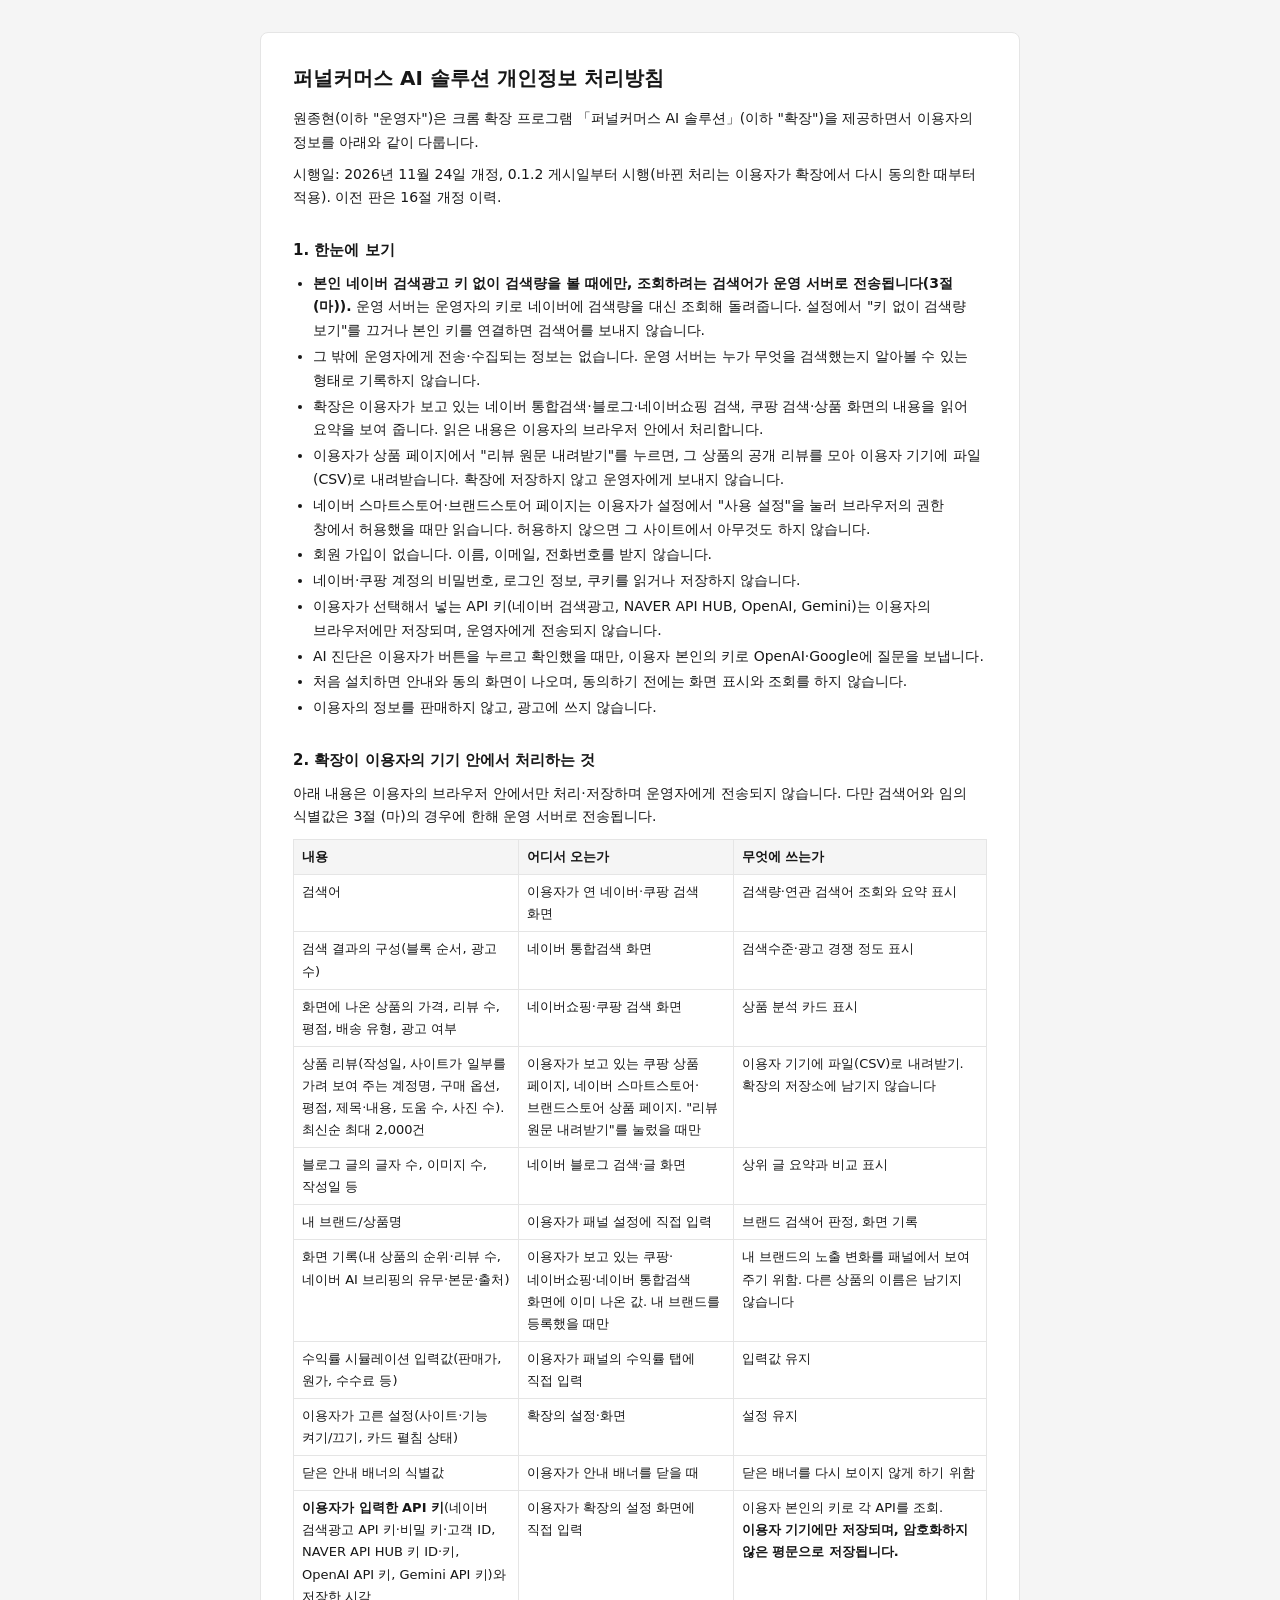
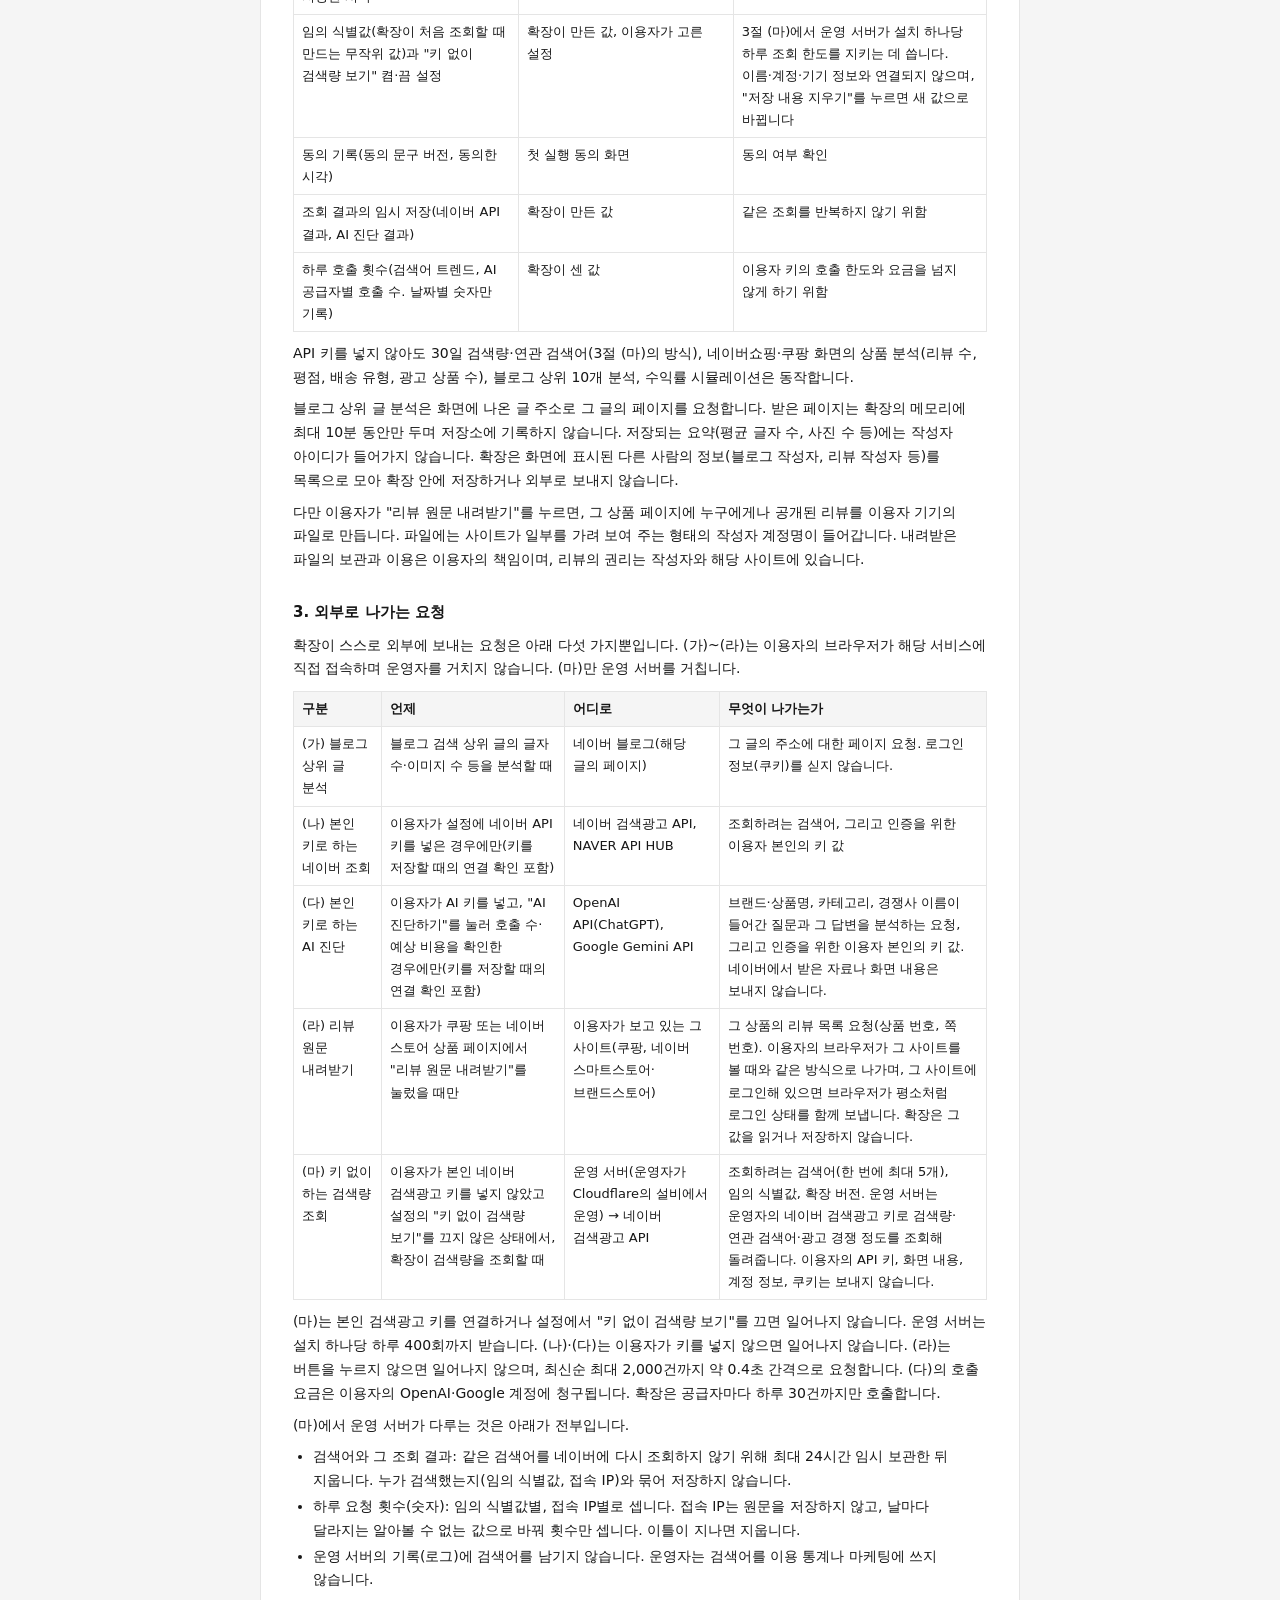
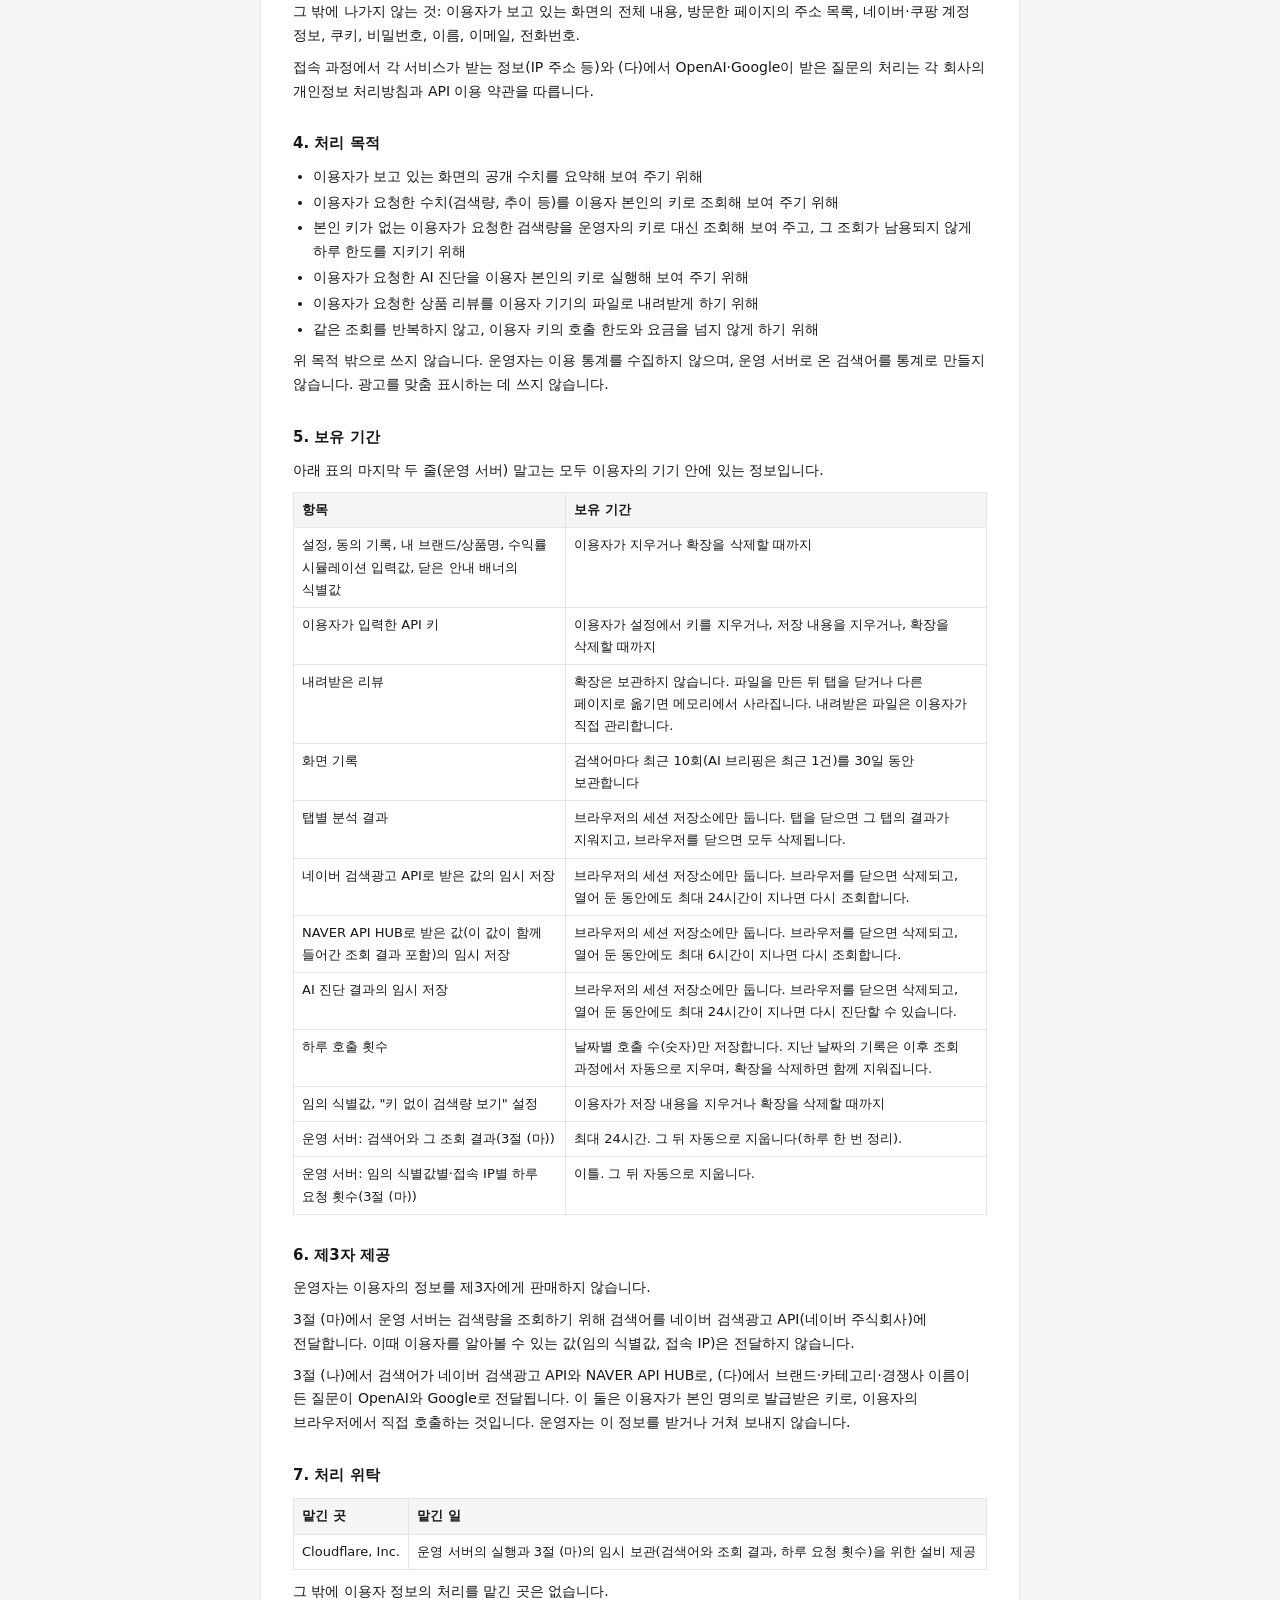
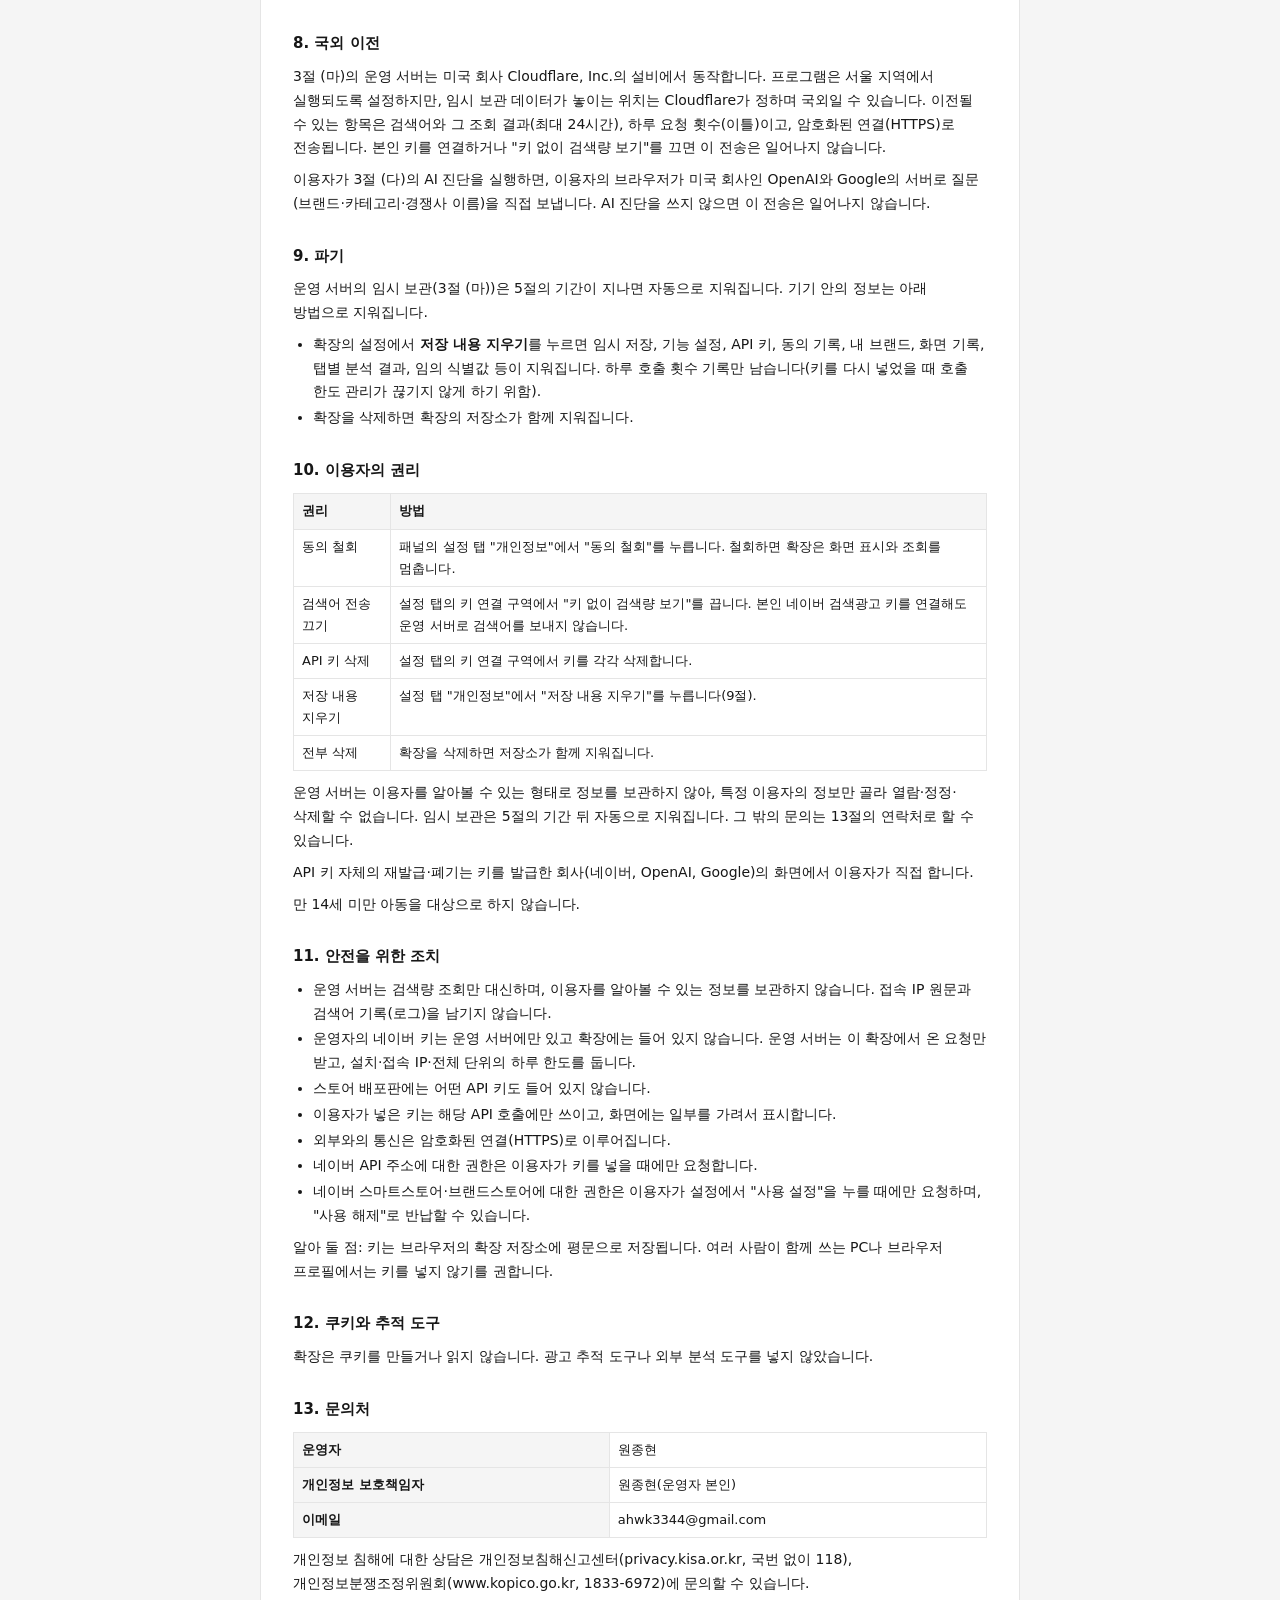
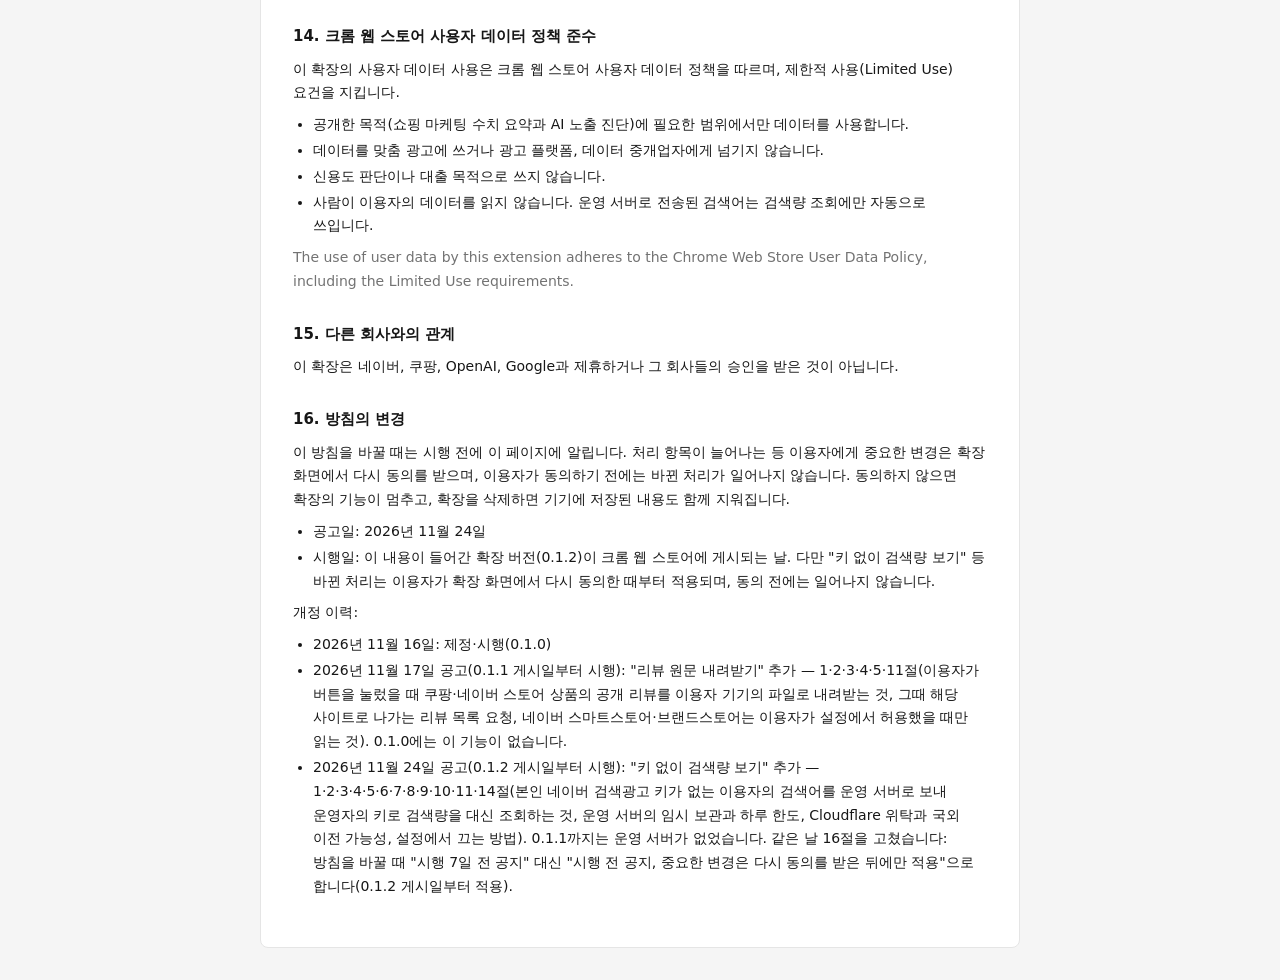
<file: funnelcommerce/index.html>
<!doctype html>
<html lang="ko">
  <head>
    <meta charset="UTF-8" />
    <meta name="viewport" content="width=device-width, initial-scale=1.0" />
    <title>퍼널커머스 AI 솔루션 개인정보 처리방침</title>
    <link rel="stylesheet" href="./privacy.css" />
  </head>
  <body>
    <main>
      <h1>퍼널커머스 AI 솔루션 개인정보 처리방침</h1>

      <p>원종현(이하 "운영자")은 크롬 확장 프로그램 「퍼널커머스 AI 솔루션」(이하 "확장")을 제공하면서 이용자의 정보를 아래와 같이 다룹니다.</p>
      <p>시행일: 2026년 11월 24일 개정, 0.1.2 게시일부터 시행(바뀐 처리는 이용자가 확장에서 다시 동의한 때부터 적용). 이전 판은 16절 개정 이력.</p>

      <h2>1. 한눈에 보기</h2>
      <ul>
        <li>
          <strong>본인 네이버 검색광고 키 없이 검색량을 볼 때에만, 조회하려는 검색어가 운영 서버로 전송됩니다(3절 (마)).</strong>
          운영 서버는 운영자의 키로 네이버에 검색량을 대신 조회해 돌려줍니다. 설정에서 "키 없이 검색량 보기"를 끄거나 본인 키를 연결하면 검색어를 보내지 않습니다.
        </li>
        <li>그 밖에 운영자에게 전송·수집되는 정보는 없습니다. 운영 서버는 누가 무엇을 검색했는지 알아볼 수 있는 형태로 기록하지 않습니다.</li>
        <li>확장은 이용자가 보고 있는 네이버 통합검색·블로그·네이버쇼핑 검색, 쿠팡 검색·상품 화면의 내용을 읽어 요약을 보여 줍니다. 읽은 내용은 이용자의 브라우저 안에서 처리합니다.</li>
        <li>이용자가 상품 페이지에서 "리뷰 원문 내려받기"를 누르면, 그 상품의 공개 리뷰를 모아 이용자 기기에 파일(CSV)로 내려받습니다. 확장에 저장하지 않고 운영자에게 보내지 않습니다.</li>
        <li>네이버 스마트스토어·브랜드스토어 페이지는 이용자가 설정에서 "사용 설정"을 눌러 브라우저의 권한 창에서 허용했을 때만 읽습니다. 허용하지 않으면 그 사이트에서 아무것도 하지 않습니다.</li>
        <li>회원 가입이 없습니다. 이름, 이메일, 전화번호를 받지 않습니다.</li>
        <li>네이버·쿠팡 계정의 비밀번호, 로그인 정보, 쿠키를 읽거나 저장하지 않습니다.</li>
        <li>이용자가 선택해서 넣는 API 키(네이버 검색광고, NAVER API HUB, OpenAI, Gemini)는 이용자의 브라우저에만 저장되며, 운영자에게 전송되지 않습니다.</li>
        <li>AI 진단은 이용자가 버튼을 누르고 확인했을 때만, 이용자 본인의 키로 OpenAI·Google에 질문을 보냅니다.</li>
        <li>처음 설치하면 안내와 동의 화면이 나오며, 동의하기 전에는 화면 표시와 조회를 하지 않습니다.</li>
        <li>이용자의 정보를 판매하지 않고, 광고에 쓰지 않습니다.</li>
      </ul>

      <h2>2. 확장이 이용자의 기기 안에서 처리하는 것</h2>
      <p>아래 내용은 이용자의 브라우저 안에서만 처리·저장하며 운영자에게 전송되지 않습니다. 다만 검색어와 임의 식별값은 3절 (마)의 경우에 한해 운영 서버로 전송됩니다.</p>
      <table>
        <thead>
          <tr><th>내용</th><th>어디서 오는가</th><th>무엇에 쓰는가</th></tr>
        </thead>
        <tbody>
          <tr><td>검색어</td><td>이용자가 연 네이버·쿠팡 검색 화면</td><td>검색량·연관 검색어 조회와 요약 표시</td></tr>
          <tr><td>검색 결과의 구성(블록 순서, 광고 수)</td><td>네이버 통합검색 화면</td><td>검색수준·광고 경쟁 정도 표시</td></tr>
          <tr><td>화면에 나온 상품의 가격, 리뷰 수, 평점, 배송 유형, 광고 여부</td><td>네이버쇼핑·쿠팡 검색 화면</td><td>상품 분석 카드 표시</td></tr>
          <tr><td>상품 리뷰(작성일, 사이트가 일부를 가려 보여 주는 계정명, 구매 옵션, 평점, 제목·내용, 도움 수, 사진 수). 최신순 최대 2,000건</td><td>이용자가 보고 있는 쿠팡 상품 페이지, 네이버 스마트스토어·브랜드스토어 상품 페이지. "리뷰 원문 내려받기"를 눌렀을 때만</td><td>이용자 기기에 파일(CSV)로 내려받기. 확장의 저장소에 남기지 않습니다</td></tr>
          <tr><td>블로그 글의 글자 수, 이미지 수, 작성일 등</td><td>네이버 블로그 검색·글 화면</td><td>상위 글 요약과 비교 표시</td></tr>
          <tr><td>내 브랜드/상품명</td><td>이용자가 패널 설정에 직접 입력</td><td>브랜드 검색어 판정, 화면 기록</td></tr>
          <tr><td>화면 기록(내 상품의 순위·리뷰 수, 네이버 AI 브리핑의 유무·본문·출처)</td><td>이용자가 보고 있는 쿠팡·네이버쇼핑·네이버 통합검색 화면에 이미 나온 값. 내 브랜드를 등록했을 때만</td><td>내 브랜드의 노출 변화를 패널에서 보여 주기 위함. 다른 상품의 이름은 남기지 않습니다</td></tr>
          <tr><td>수익률 시뮬레이션 입력값(판매가, 원가, 수수료 등)</td><td>이용자가 패널의 수익률 탭에 직접 입력</td><td>입력값 유지</td></tr>
          <tr><td>이용자가 고른 설정(사이트·기능 켜기/끄기, 카드 펼침 상태)</td><td>확장의 설정·화면</td><td>설정 유지</td></tr>
          <tr><td>닫은 안내 배너의 식별값</td><td>이용자가 안내 배너를 닫을 때</td><td>닫은 배너를 다시 보이지 않게 하기 위함</td></tr>
          <tr><td><strong>이용자가 입력한 API 키</strong>(네이버 검색광고 API 키·비밀 키·고객 ID, NAVER API HUB 키 ID·키, OpenAI API 키, Gemini API 키)와 저장한 시각</td><td>이용자가 확장의 설정 화면에 직접 입력</td><td>이용자 본인의 키로 각 API를 조회. <strong>이용자 기기에만 저장되며, 암호화하지 않은 평문으로 저장됩니다.</strong></td></tr>
          <tr><td>임의 식별값(확장이 처음 조회할 때 만드는 무작위 값)과 "키 없이 검색량 보기" 켬·끔 설정</td><td>확장이 만든 값, 이용자가 고른 설정</td><td>3절 (마)에서 운영 서버가 설치 하나당 하루 조회 한도를 지키는 데 씁니다. 이름·계정·기기 정보와 연결되지 않으며, "저장 내용 지우기"를 누르면 새 값으로 바뀝니다</td></tr>
          <tr><td>동의 기록(동의 문구 버전, 동의한 시각)</td><td>첫 실행 동의 화면</td><td>동의 여부 확인</td></tr>
          <tr><td>조회 결과의 임시 저장(네이버 API 결과, AI 진단 결과)</td><td>확장이 만든 값</td><td>같은 조회를 반복하지 않기 위함</td></tr>
          <tr><td>하루 호출 횟수(검색어 트렌드, AI 공급자별 호출 수. 날짜별 숫자만 기록)</td><td>확장이 센 값</td><td>이용자 키의 호출 한도와 요금을 넘지 않게 하기 위함</td></tr>
        </tbody>
      </table>
      <p>API 키를 넣지 않아도 30일 검색량·연관 검색어(3절 (마)의 방식), 네이버쇼핑·쿠팡 화면의 상품 분석(리뷰 수, 평점, 배송 유형, 광고 상품 수), 블로그 상위 10개 분석, 수익률 시뮬레이션은 동작합니다.</p>
      <p>
        블로그 상위 글 분석은 화면에 나온 글 주소로 그 글의 페이지를 요청합니다. 받은 페이지는 확장의 메모리에 최대 10분 동안만 두며 저장소에 기록하지 않습니다.
        저장되는 요약(평균 글자 수, 사진 수 등)에는 작성자 아이디가 들어가지 않습니다. 확장은 화면에 표시된 다른 사람의 정보(블로그 작성자, 리뷰 작성자 등)를 목록으로 모아 확장 안에 저장하거나 외부로 보내지 않습니다.
      </p>
      <p>
        다만 이용자가 "리뷰 원문 내려받기"를 누르면, 그 상품 페이지에 누구에게나 공개된 리뷰를 이용자 기기의 파일로 만듭니다. 파일에는 사이트가 일부를 가려 보여 주는 형태의 작성자 계정명이 들어갑니다.
        내려받은 파일의 보관과 이용은 이용자의 책임이며, 리뷰의 권리는 작성자와 해당 사이트에 있습니다.
      </p>

      <h2>3. 외부로 나가는 요청</h2>
      <p>확장이 스스로 외부에 보내는 요청은 아래 다섯 가지뿐입니다. (가)~(라)는 이용자의 브라우저가 해당 서비스에 직접 접속하며 운영자를 거치지 않습니다. (마)만 운영 서버를 거칩니다.</p>
      <table>
        <thead>
          <tr><th>구분</th><th>언제</th><th>어디로</th><th>무엇이 나가는가</th></tr>
        </thead>
        <tbody>
          <tr><td>(가) 블로그 상위 글 분석</td><td>블로그 검색 상위 글의 글자 수·이미지 수 등을 분석할 때</td><td>네이버 블로그(해당 글의 페이지)</td><td>그 글의 주소에 대한 페이지 요청. 로그인 정보(쿠키)를 싣지 않습니다.</td></tr>
          <tr><td>(나) 본인 키로 하는 네이버 조회</td><td>이용자가 설정에 네이버 API 키를 넣은 경우에만(키를 저장할 때의 연결 확인 포함)</td><td>네이버 검색광고 API, NAVER API HUB</td><td>조회하려는 검색어, 그리고 인증을 위한 이용자 본인의 키 값</td></tr>
          <tr><td>(다) 본인 키로 하는 AI 진단</td><td>이용자가 AI 키를 넣고, "AI 진단하기"를 눌러 호출 수·예상 비용을 확인한 경우에만(키를 저장할 때의 연결 확인 포함)</td><td>OpenAI API(ChatGPT), Google Gemini API</td><td>브랜드·상품명, 카테고리, 경쟁사 이름이 들어간 질문과 그 답변을 분석하는 요청, 그리고 인증을 위한 이용자 본인의 키 값. 네이버에서 받은 자료나 화면 내용은 보내지 않습니다.</td></tr>
          <tr><td>(라) 리뷰 원문 내려받기</td><td>이용자가 쿠팡 또는 네이버 스토어 상품 페이지에서 "리뷰 원문 내려받기"를 눌렀을 때만</td><td>이용자가 보고 있는 그 사이트(쿠팡, 네이버 스마트스토어·브랜드스토어)</td><td>그 상품의 리뷰 목록 요청(상품 번호, 쪽 번호). 이용자의 브라우저가 그 사이트를 볼 때와 같은 방식으로 나가며, 그 사이트에 로그인해 있으면 브라우저가 평소처럼 로그인 상태를 함께 보냅니다. 확장은 그 값을 읽거나 저장하지 않습니다.</td></tr>
          <tr><td>(마) 키 없이 하는 검색량 조회</td><td>이용자가 본인 네이버 검색광고 키를 넣지 않았고 설정의 "키 없이 검색량 보기"를 끄지 않은 상태에서, 확장이 검색량을 조회할 때</td><td>운영 서버(운영자가 Cloudflare의 설비에서 운영) → 네이버 검색광고 API</td><td>조회하려는 검색어(한 번에 최대 5개), 임의 식별값, 확장 버전. 운영 서버는 운영자의 네이버 검색광고 키로 검색량·연관 검색어·광고 경쟁 정도를 조회해 돌려줍니다. 이용자의 API 키, 화면 내용, 계정 정보, 쿠키는 보내지 않습니다.</td></tr>
        </tbody>
      </table>
      <p>(마)는 본인 검색광고 키를 연결하거나 설정에서 "키 없이 검색량 보기"를 끄면 일어나지 않습니다. 운영 서버는 설치 하나당 하루 400회까지 받습니다. (나)·(다)는 이용자가 키를 넣지 않으면 일어나지 않습니다. (라)는 버튼을 누르지 않으면 일어나지 않으며, 최신순 최대 2,000건까지 약 0.4초 간격으로 요청합니다. (다)의 호출 요금은 이용자의 OpenAI·Google 계정에 청구됩니다. 확장은 공급자마다 하루 30건까지만 호출합니다.</p>
      <p>(마)에서 운영 서버가 다루는 것은 아래가 전부입니다.</p>
      <ul>
        <li>검색어와 그 조회 결과: 같은 검색어를 네이버에 다시 조회하지 않기 위해 최대 24시간 임시 보관한 뒤 지웁니다. 누가 검색했는지(임의 식별값, 접속 IP)와 묶어 저장하지 않습니다.</li>
        <li>하루 요청 횟수(숫자): 임의 식별값별, 접속 IP별로 셉니다. 접속 IP는 원문을 저장하지 않고, 날마다 달라지는 알아볼 수 없는 값으로 바꿔 횟수만 셉니다. 이틀이 지나면 지웁니다.</li>
        <li>운영 서버의 기록(로그)에 검색어를 남기지 않습니다. 운영자는 검색어를 이용 통계나 마케팅에 쓰지 않습니다.</li>
      </ul>
      <p>그 밖에 나가지 않는 것: 이용자가 보고 있는 화면의 전체 내용, 방문한 페이지의 주소 목록, 네이버·쿠팡 계정 정보, 쿠키, 비밀번호, 이름, 이메일, 전화번호.</p>
      <p>접속 과정에서 각 서비스가 받는 정보(IP 주소 등)와 (다)에서 OpenAI·Google이 받은 질문의 처리는 각 회사의 개인정보 처리방침과 API 이용 약관을 따릅니다.</p>

      <h2>4. 처리 목적</h2>
      <ul>
        <li>이용자가 보고 있는 화면의 공개 수치를 요약해 보여 주기 위해</li>
        <li>이용자가 요청한 수치(검색량, 추이 등)를 이용자 본인의 키로 조회해 보여 주기 위해</li>
        <li>본인 키가 없는 이용자가 요청한 검색량을 운영자의 키로 대신 조회해 보여 주고, 그 조회가 남용되지 않게 하루 한도를 지키기 위해</li>
        <li>이용자가 요청한 AI 진단을 이용자 본인의 키로 실행해 보여 주기 위해</li>
        <li>이용자가 요청한 상품 리뷰를 이용자 기기의 파일로 내려받게 하기 위해</li>
        <li>같은 조회를 반복하지 않고, 이용자 키의 호출 한도와 요금을 넘지 않게 하기 위해</li>
      </ul>
      <p>위 목적 밖으로 쓰지 않습니다. 운영자는 이용 통계를 수집하지 않으며, 운영 서버로 온 검색어를 통계로 만들지 않습니다. 광고를 맞춤 표시하는 데 쓰지 않습니다.</p>

      <h2>5. 보유 기간</h2>
      <p>아래 표의 마지막 두 줄(운영 서버) 말고는 모두 이용자의 기기 안에 있는 정보입니다.</p>
      <table>
        <thead>
          <tr><th>항목</th><th>보유 기간</th></tr>
        </thead>
        <tbody>
          <tr><td>설정, 동의 기록, 내 브랜드/상품명, 수익률 시뮬레이션 입력값, 닫은 안내 배너의 식별값</td><td>이용자가 지우거나 확장을 삭제할 때까지</td></tr>
          <tr><td>이용자가 입력한 API 키</td><td>이용자가 설정에서 키를 지우거나, 저장 내용을 지우거나, 확장을 삭제할 때까지</td></tr>
          <tr><td>내려받은 리뷰</td><td>확장은 보관하지 않습니다. 파일을 만든 뒤 탭을 닫거나 다른 페이지로 옮기면 메모리에서 사라집니다. 내려받은 파일은 이용자가 직접 관리합니다.</td></tr>
          <tr><td>화면 기록</td><td>검색어마다 최근 10회(AI 브리핑은 최근 1건)를 30일 동안 보관합니다</td></tr>
          <tr><td>탭별 분석 결과</td><td>브라우저의 세션 저장소에만 둡니다. 탭을 닫으면 그 탭의 결과가 지워지고, 브라우저를 닫으면 모두 삭제됩니다.</td></tr>
          <tr><td>네이버 검색광고 API로 받은 값의 임시 저장</td><td>브라우저의 세션 저장소에만 둡니다. 브라우저를 닫으면 삭제되고, 열어 둔 동안에도 최대 24시간이 지나면 다시 조회합니다.</td></tr>
          <tr><td>NAVER API HUB로 받은 값(이 값이 함께 들어간 조회 결과 포함)의 임시 저장</td><td>브라우저의 세션 저장소에만 둡니다. 브라우저를 닫으면 삭제되고, 열어 둔 동안에도 최대 6시간이 지나면 다시 조회합니다.</td></tr>
          <tr><td>AI 진단 결과의 임시 저장</td><td>브라우저의 세션 저장소에만 둡니다. 브라우저를 닫으면 삭제되고, 열어 둔 동안에도 최대 24시간이 지나면 다시 진단할 수 있습니다.</td></tr>
          <tr><td>하루 호출 횟수</td><td>날짜별 호출 수(숫자)만 저장합니다. 지난 날짜의 기록은 이후 조회 과정에서 자동으로 지우며, 확장을 삭제하면 함께 지워집니다.</td></tr>
          <tr><td>임의 식별값, "키 없이 검색량 보기" 설정</td><td>이용자가 저장 내용을 지우거나 확장을 삭제할 때까지</td></tr>
          <tr><td>운영 서버: 검색어와 그 조회 결과(3절 (마))</td><td>최대 24시간. 그 뒤 자동으로 지웁니다(하루 한 번 정리).</td></tr>
          <tr><td>운영 서버: 임의 식별값별·접속 IP별 하루 요청 횟수(3절 (마))</td><td>이틀. 그 뒤 자동으로 지웁니다.</td></tr>
        </tbody>
      </table>

      <h2>6. 제3자 제공</h2>
      <p>운영자는 이용자의 정보를 제3자에게 판매하지 않습니다.</p>
      <p>
        3절 (마)에서 운영 서버는 검색량을 조회하기 위해 검색어를 네이버 검색광고 API(네이버 주식회사)에 전달합니다.
        이때 이용자를 알아볼 수 있는 값(임의 식별값, 접속 IP)은 전달하지 않습니다.
      </p>
      <p>
        3절 (나)에서 검색어가 네이버 검색광고 API와 NAVER API HUB로, (다)에서 브랜드·카테고리·경쟁사 이름이 든 질문이 OpenAI와 Google로 전달됩니다.
        이 둘은 이용자가 본인 명의로 발급받은 키로, 이용자의 브라우저에서 직접 호출하는 것입니다. 운영자는 이 정보를 받거나 거쳐 보내지 않습니다.
      </p>

      <h2>7. 처리 위탁</h2>
      <table>
        <thead>
          <tr><th>맡긴 곳</th><th>맡긴 일</th></tr>
        </thead>
        <tbody>
          <tr><td>Cloudflare, Inc.</td><td>운영 서버의 실행과 3절 (마)의 임시 보관(검색어와 조회 결과, 하루 요청 횟수)을 위한 설비 제공</td></tr>
        </tbody>
      </table>
      <p>그 밖에 이용자 정보의 처리를 맡긴 곳은 없습니다.</p>

      <h2>8. 국외 이전</h2>
      <p>
        3절 (마)의 운영 서버는 미국 회사 Cloudflare, Inc.의 설비에서 동작합니다. 프로그램은 서울 지역에서 실행되도록 설정하지만,
        임시 보관 데이터가 놓이는 위치는 Cloudflare가 정하며 국외일 수 있습니다. 이전될 수 있는 항목은 검색어와 그 조회 결과(최대 24시간), 하루 요청 횟수(이틀)이고,
        암호화된 연결(HTTPS)로 전송됩니다. 본인 키를 연결하거나 "키 없이 검색량 보기"를 끄면 이 전송은 일어나지 않습니다.
      </p>
      <p>
        이용자가 3절 (다)의 AI 진단을 실행하면, 이용자의 브라우저가 미국 회사인 OpenAI와 Google의
        서버로 질문(브랜드·카테고리·경쟁사 이름)을 직접 보냅니다. AI 진단을 쓰지 않으면 이 전송은 일어나지 않습니다.
      </p>

      <h2>9. 파기</h2>
      <p>운영 서버의 임시 보관(3절 (마))은 5절의 기간이 지나면 자동으로 지워집니다. 기기 안의 정보는 아래 방법으로 지워집니다.</p>
      <ul>
        <li>확장의 설정에서 <strong>저장 내용 지우기</strong>를 누르면 임시 저장, 기능 설정, API 키, 동의 기록, 내 브랜드, 화면 기록, 탭별 분석 결과, 임의 식별값 등이 지워집니다. 하루 호출 횟수 기록만 남습니다(키를 다시 넣었을 때 호출 한도 관리가 끊기지 않게 하기 위함).</li>
        <li>확장을 삭제하면 확장의 저장소가 함께 지워집니다.</li>
      </ul>

      <h2>10. 이용자의 권리</h2>
      <table>
        <thead>
          <tr><th>권리</th><th>방법</th></tr>
        </thead>
        <tbody>
          <tr><td>동의 철회</td><td>패널의 설정 탭 "개인정보"에서 "동의 철회"를 누릅니다. 철회하면 확장은 화면 표시와 조회를 멈춥니다.</td></tr>
          <tr><td>검색어 전송 끄기</td><td>설정 탭의 키 연결 구역에서 "키 없이 검색량 보기"를 끕니다. 본인 네이버 검색광고 키를 연결해도 운영 서버로 검색어를 보내지 않습니다.</td></tr>
          <tr><td>API 키 삭제</td><td>설정 탭의 키 연결 구역에서 키를 각각 삭제합니다.</td></tr>
          <tr><td>저장 내용 지우기</td><td>설정 탭 "개인정보"에서 "저장 내용 지우기"를 누릅니다(9절).</td></tr>
          <tr><td>전부 삭제</td><td>확장을 삭제하면 저장소가 함께 지워집니다.</td></tr>
        </tbody>
      </table>
      <p>운영 서버는 이용자를 알아볼 수 있는 형태로 정보를 보관하지 않아, 특정 이용자의 정보만 골라 열람·정정·삭제할 수 없습니다. 임시 보관은 5절의 기간 뒤 자동으로 지워집니다. 그 밖의 문의는 13절의 연락처로 할 수 있습니다.</p>
      <p>API 키 자체의 재발급·폐기는 키를 발급한 회사(네이버, OpenAI, Google)의 화면에서 이용자가 직접 합니다.</p>
      <p>만 14세 미만 아동을 대상으로 하지 않습니다.</p>

      <h2>11. 안전을 위한 조치</h2>
      <ul>
        <li>운영 서버는 검색량 조회만 대신하며, 이용자를 알아볼 수 있는 정보를 보관하지 않습니다. 접속 IP 원문과 검색어 기록(로그)을 남기지 않습니다.</li>
        <li>운영자의 네이버 키는 운영 서버에만 있고 확장에는 들어 있지 않습니다. 운영 서버는 이 확장에서 온 요청만 받고, 설치·접속 IP·전체 단위의 하루 한도를 둡니다.</li>
        <li>스토어 배포판에는 어떤 API 키도 들어 있지 않습니다.</li>
        <li>이용자가 넣은 키는 해당 API 호출에만 쓰이고, 화면에는 일부를 가려서 표시합니다.</li>
        <li>외부와의 통신은 암호화된 연결(HTTPS)로 이루어집니다.</li>
        <li>네이버 API 주소에 대한 권한은 이용자가 키를 넣을 때에만 요청합니다.</li>
        <li>네이버 스마트스토어·브랜드스토어에 대한 권한은 이용자가 설정에서 "사용 설정"을 누를 때에만 요청하며, "사용 해제"로 반납할 수 있습니다.</li>
      </ul>
      <p>알아 둘 점: 키는 브라우저의 확장 저장소에 평문으로 저장됩니다. 여러 사람이 함께 쓰는 PC나 브라우저 프로필에서는 키를 넣지 않기를 권합니다.</p>

      <h2>12. 쿠키와 추적 도구</h2>
      <p>확장은 쿠키를 만들거나 읽지 않습니다. 광고 추적 도구나 외부 분석 도구를 넣지 않았습니다.</p>

      <h2>13. 문의처</h2>
      <table>
        <tbody>
          <tr><th>운영자</th><td>원종현</td></tr>
          <tr><th>개인정보 보호책임자</th><td>원종현(운영자 본인)</td></tr>
          <tr><th>이메일</th><td>ahwk3344@gmail.com</td></tr>
        </tbody>
      </table>
      <p>개인정보 침해에 대한 상담은 개인정보침해신고센터(privacy.kisa.or.kr, 국번 없이 118), 개인정보분쟁조정위원회(www.kopico.go.kr, 1833-6972)에 문의할 수 있습니다.</p>

      <h2>14. 크롬 웹 스토어 사용자 데이터 정책 준수</h2>
      <p>이 확장의 사용자 데이터 사용은 크롬 웹 스토어 사용자 데이터 정책을 따르며, 제한적 사용(Limited Use) 요건을 지킵니다.</p>
      <ul>
        <li>공개한 목적(쇼핑 마케팅 수치 요약과 AI 노출 진단)에 필요한 범위에서만 데이터를 사용합니다.</li>
        <li>데이터를 맞춤 광고에 쓰거나 광고 플랫폼, 데이터 중개업자에게 넘기지 않습니다.</li>
        <li>신용도 판단이나 대출 목적으로 쓰지 않습니다.</li>
        <li>사람이 이용자의 데이터를 읽지 않습니다. 운영 서버로 전송된 검색어는 검색량 조회에만 자동으로 쓰입니다.</li>
      </ul>
      <p class="muted" lang="en">The use of user data by this extension adheres to the Chrome Web Store User Data Policy, including the Limited Use requirements.</p>

      <h2>15. 다른 회사와의 관계</h2>
      <p>이 확장은 네이버, 쿠팡, OpenAI, Google과 제휴하거나 그 회사들의 승인을 받은 것이 아닙니다.</p>

      <h2>16. 방침의 변경</h2>
      <p>이 방침을 바꿀 때는 시행 전에 이 페이지에 알립니다. 처리 항목이 늘어나는 등 이용자에게 중요한 변경은 확장 화면에서 다시 동의를 받으며, 이용자가 동의하기 전에는 바뀐 처리가 일어나지 않습니다. 동의하지 않으면 확장의 기능이 멈추고, 확장을 삭제하면 기기에 저장된 내용도 함께 지워집니다.</p>
      <ul>
        <li>공고일: 2026년 11월 24일</li>
        <li>시행일: 이 내용이 들어간 확장 버전(0.1.2)이 크롬 웹 스토어에 게시되는 날. 다만 "키 없이 검색량 보기" 등 바뀐 처리는 이용자가 확장 화면에서 다시 동의한 때부터 적용되며, 동의 전에는 일어나지 않습니다.</li>
      </ul>
      <p>개정 이력:</p>
      <ul>
        <li>2026년 11월 16일: 제정·시행(0.1.0)</li>
        <li>
          2026년 11월 17일 공고(0.1.1 게시일부터 시행): "리뷰 원문 내려받기" 추가 — 1·2·3·4·5·11절(이용자가 버튼을 눌렀을 때 쿠팡·네이버 스토어 상품의 공개 리뷰를 이용자 기기의 파일로 내려받는 것,
          그때 해당 사이트로 나가는 리뷰 목록 요청, 네이버 스마트스토어·브랜드스토어는 이용자가 설정에서 허용했을 때만 읽는 것). 0.1.0에는 이 기능이 없습니다.
        </li>
        <li>
          2026년 11월 24일 공고(0.1.2 게시일부터 시행): "키 없이 검색량 보기" 추가 — 1·2·3·4·5·6·7·8·9·10·11·14절(본인 네이버 검색광고 키가 없는 이용자의 검색어를 운영 서버로 보내
          운영자의 키로 검색량을 대신 조회하는 것, 운영 서버의 임시 보관과 하루 한도, Cloudflare 위탁과 국외 이전 가능성, 설정에서 끄는 방법). 0.1.1까지는 운영 서버가 없었습니다. 같은 날 16절을 고쳤습니다: 방침을 바꿀 때 "시행 7일 전 공지" 대신 "시행 전 공지, 중요한 변경은 다시 동의를 받은 뒤에만 적용"으로 합니다(0.1.2 게시일부터 적용).
        </li>
      </ul>
    </main>
  </body>
</html>
</file>
<file: funnelcommerce/privacy.css>
/* 개인정보 처리방침 사본 페이지 (정적 문서). 확장의 다른 화면과 같은 색을 쓴다. */
:root {
  color-scheme: light;
}
* {
  box-sizing: border-box;
}
body {
  margin: 0;
  background: #f5f5f5;
  color: #171717;
  font-family: system-ui, -apple-system, 'Apple SD Gothic Neo', 'Malgun Gothic', sans-serif;
  font-size: 14px;
  line-height: 1.7;
  word-break: keep-all;
}
main {
  max-width: 760px;
  margin: 32px auto;
  padding: 28px 32px 40px;
  background: #fff;
  border: 1px solid #e5e5e5;
  border-radius: 8px;
}
h1 {
  margin: 0 0 12px;
  font-size: 20px;
}
h2 {
  margin: 28px 0 8px;
  font-size: 15px;
}
p {
  margin: 8px 0;
}
ul {
  margin: 8px 0;
  padding-left: 20px;
}
li {
  margin: 2px 0;
}
table {
  width: 100%;
  margin: 10px 0;
  border-collapse: collapse;
  font-size: 13px;
}
th,
td {
  padding: 6px 8px;
  border: 1px solid #e5e5e5;
  text-align: left;
  vertical-align: top;
}
th {
  background: #f5f5f5;
  font-weight: 600;
}
.notice {
  padding: 10px 12px;
  background: #f5f5f5;
  border-radius: 6px;
  color: #525252;
  font-size: 13px;
}
/* 등록 전에 확정할 곳 */
.tbd {
  display: inline-block;
  padding: 0 6px;
  border: 1px dashed #a3a3a3;
  border-radius: 4px;
  color: #525252;
  font-size: 12px;
  line-height: 1.6;
  white-space: nowrap;
}
.muted {
  color: #737373;
}
</file>
